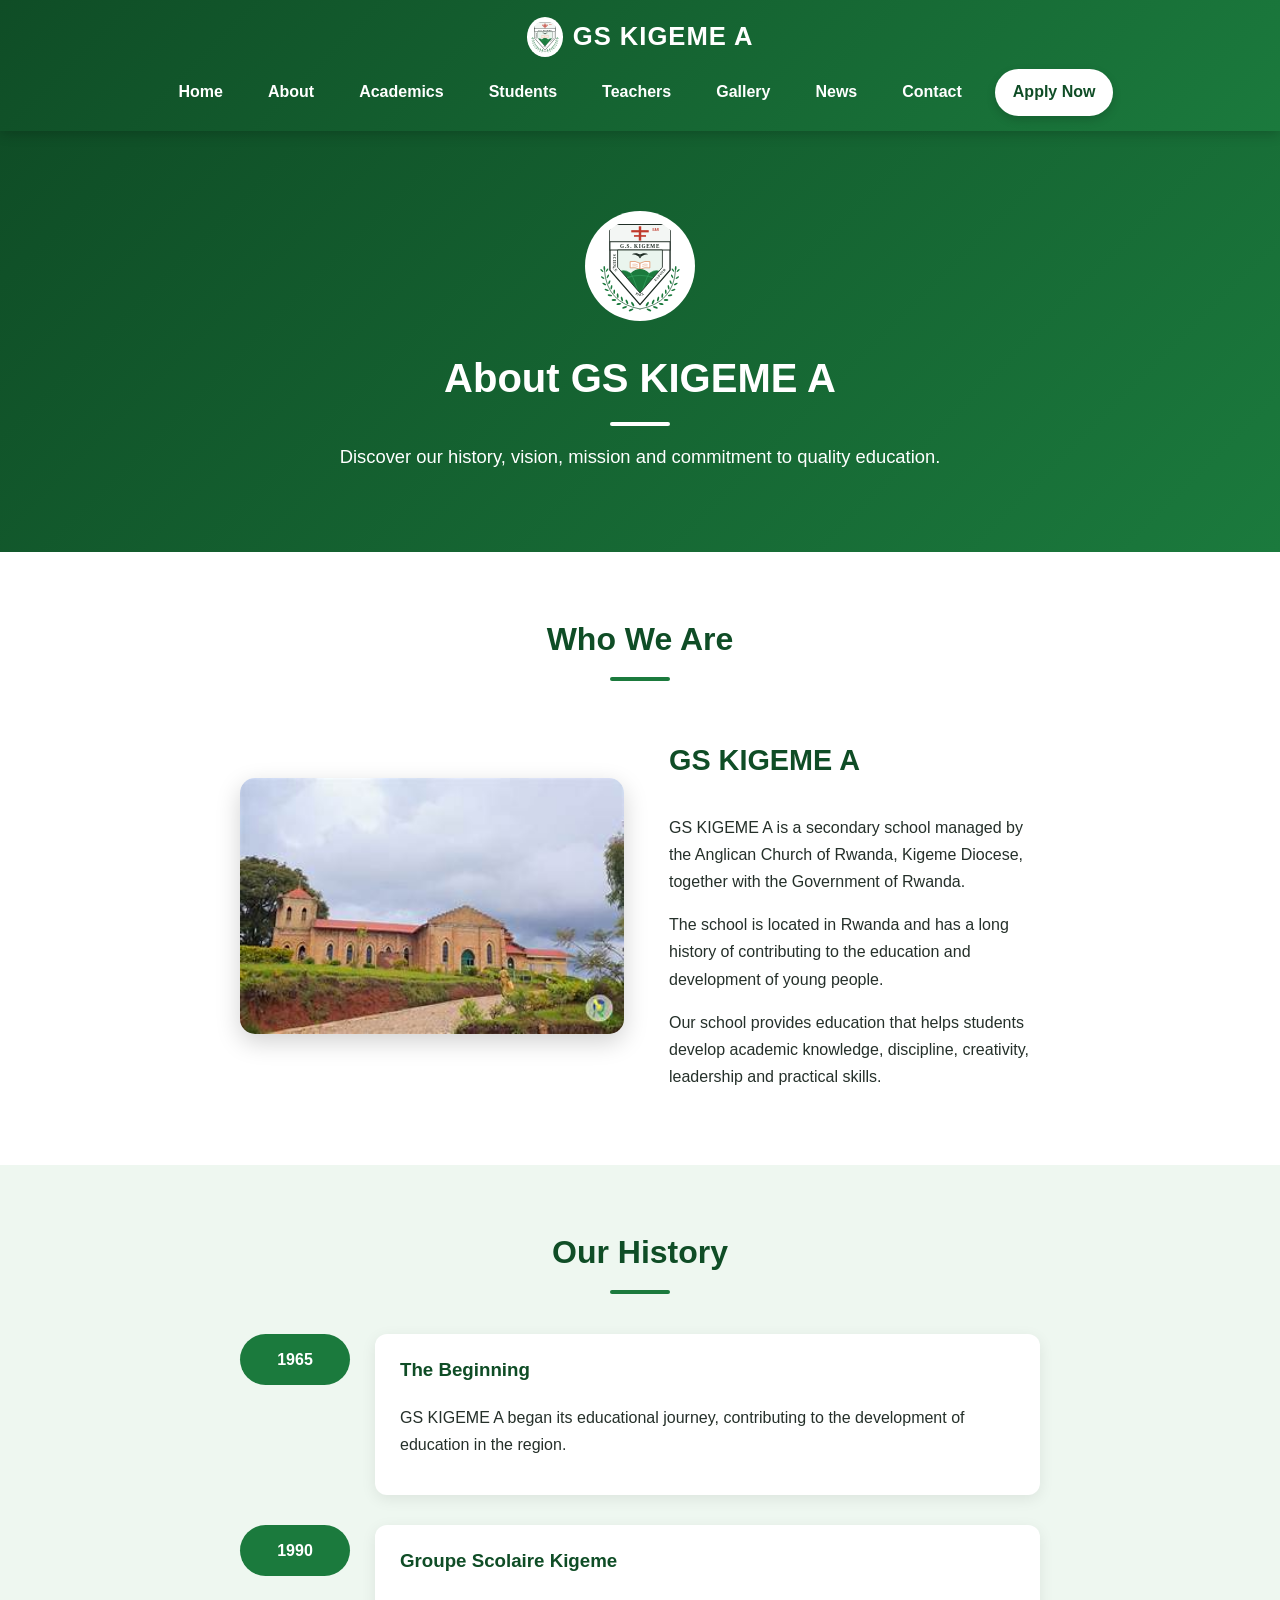
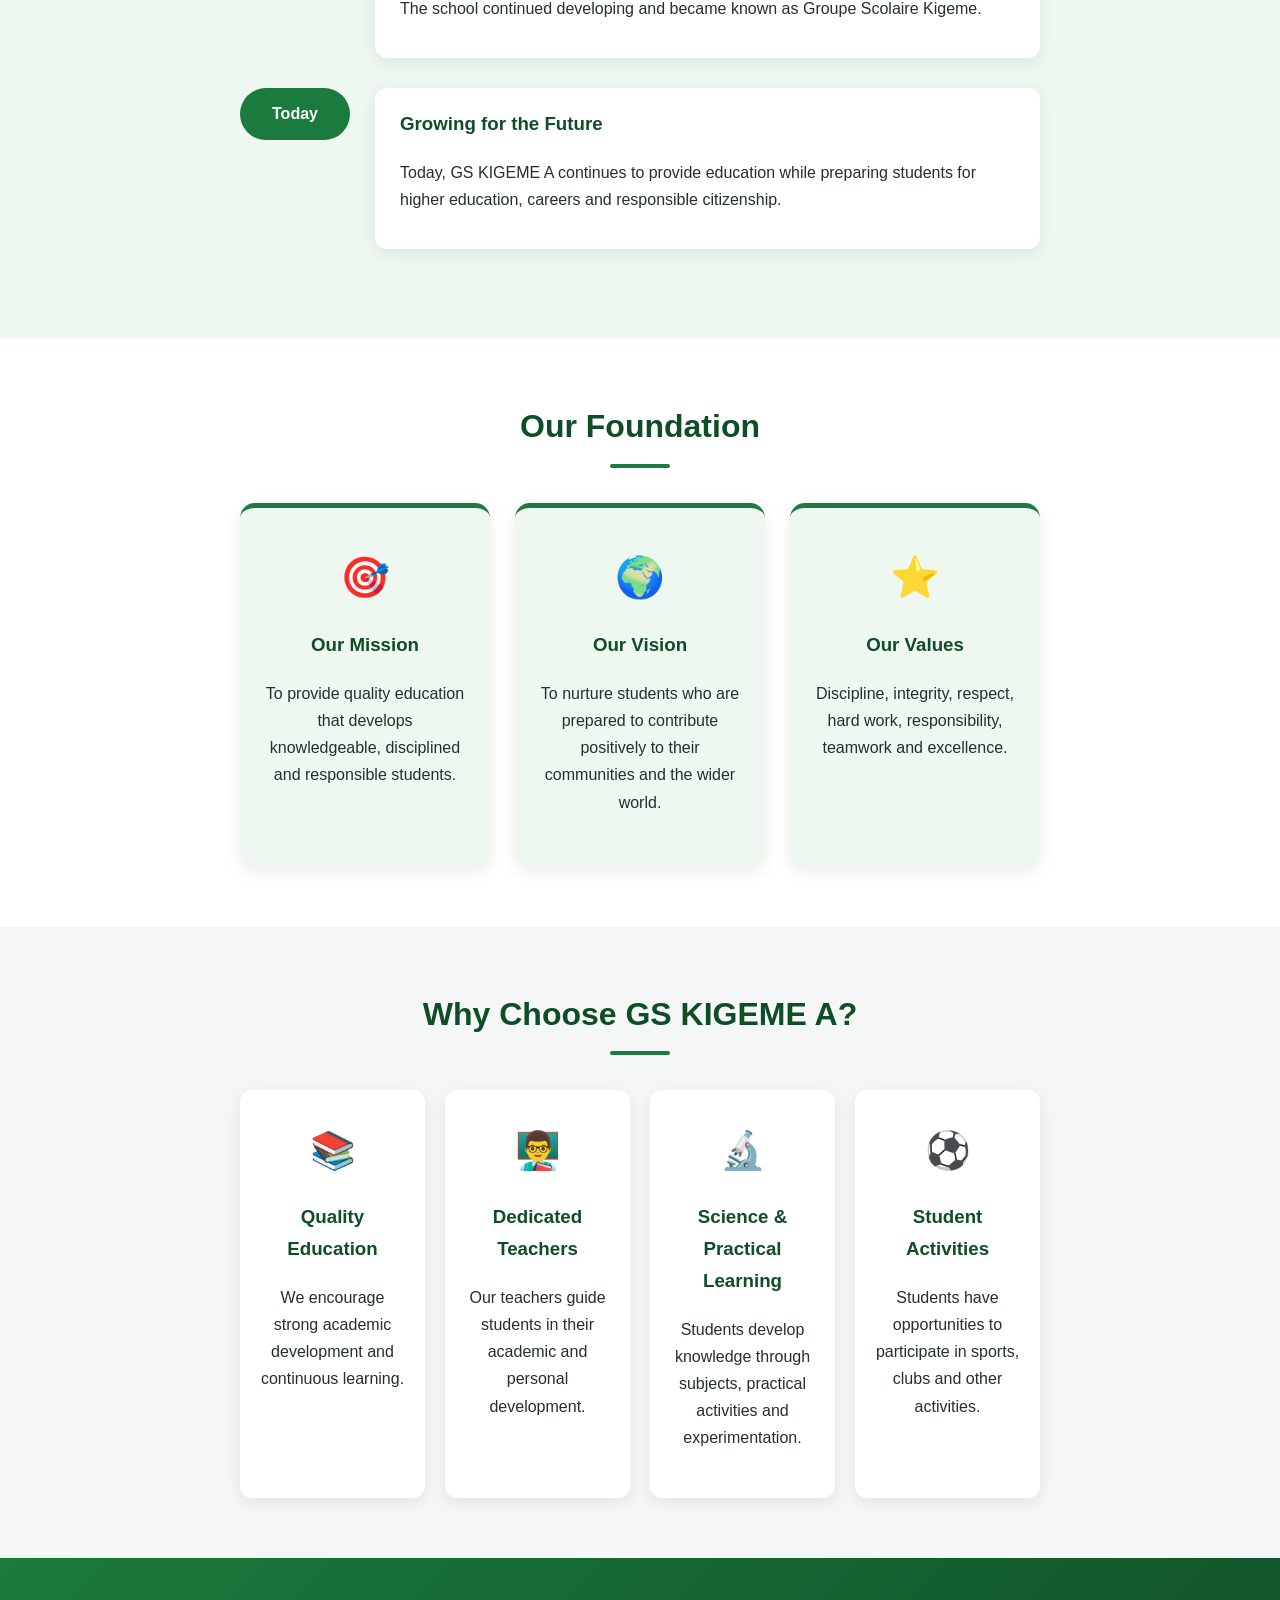
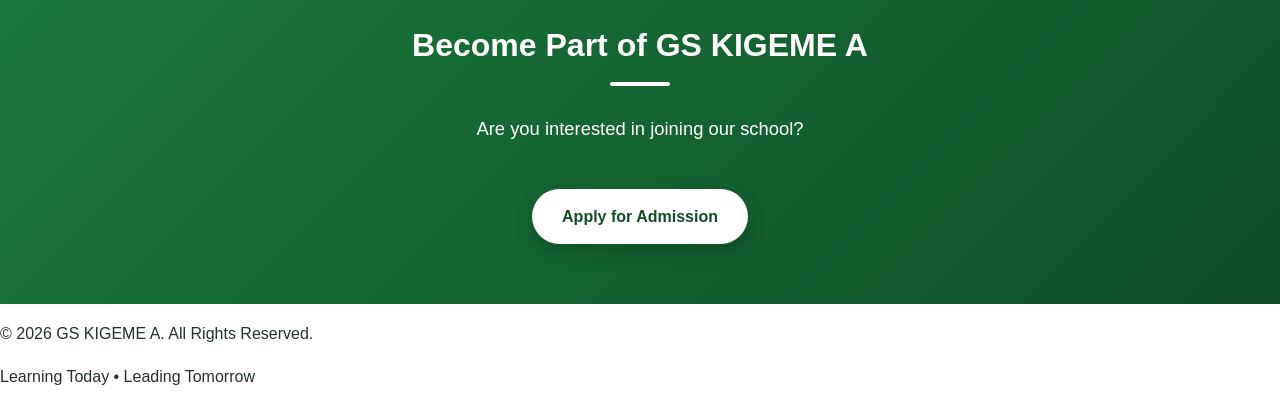
<file: about - Copy.html>
<!DOCTYPE html>
<html lang="en">
<head>
    <meta charset="UTF-8">
    <meta name="viewport" content="width=device-width, initial-scale=1.0">

    <title>About Us | GS KIGEME A</title>

    <link rel="stylesheet" href="style.css">
</head>

<body>

    <!-- HEADER -->
    <header>
        <h1>
            <img src="logo (1).svg"
                 alt="GS KIGEME A Logo"
                 style="height:40px; vertical-align:middle; margin-right:10px;">
            GS KIGEME A
        </h1>

        <nav>
            <a href="index.html">Home</a>
            <a href="about.html" class="active">About</a>
            <a href="academics.html">Academics</a>
            <a href="students.html">Students</a>
            <a href="teachers.html">Teachers</a>
            <a href="gallery.html">Gallery</a>
            <a href="news.html">News</a>
            <a href="contact.html">Contact</a>
            <a href="application.html" class="apply-link">Apply Now</a>
        </nav>
    </header>


    <!-- PAGE HERO -->
    <section class="page-hero">

        <img src="logo (1).svg"
             alt="GS KIGEME A Logo"
             class="page-logo">

        <h2>About GS KIGEME A</h2>

        <p>
            Discover our history, vision, mission and commitment
            to quality education.
        </p>

    </section>


    <!-- SCHOOL INTRODUCTION -->
    <section class="about-section">

        <h2>Who We Are</h2>

        <div class="about-content">

            <img src="school.jpg (4).jpg"
                 alt="GS KIGEME A School"
                 class="about-image">

            <div class="about-text">

                <h3>GS KIGEME A</h3>

                <p>
                    GS KIGEME A is a secondary school managed by the
                    Anglican Church of Rwanda, Kigeme Diocese, together
                    with the Government of Rwanda.
                </p>

                <p>
                    The school is located in Rwanda and has a long
                    history of contributing to the education and
                    development of young people.
                </p>

                <p>
                    Our school provides education that helps students
                    develop academic knowledge, discipline, creativity,
                    leadership and practical skills.
                </p>

            </div>

        </div>

    </section>


    <!-- SCHOOL HISTORY -->
    <section class="history-section">

        <h2>Our History</h2>

        <div class="timeline">

            <div class="timeline-item">

                <div class="timeline-year">1965</div>

                <div class="timeline-content">

                    <h3>The Beginning</h3>

                    <p>
                        GS KIGEME A began its educational journey,
                        contributing to the development of education
                        in the region.
                    </p>

                </div>

            </div>


            <div class="timeline-item">

                <div class="timeline-year">1990</div>

                <div class="timeline-content">

                    <h3>Groupe Scolaire Kigeme</h3>

                    <p>
                        The school continued developing and became
                        known as Groupe Scolaire Kigeme.
                    </p>

                </div>

            </div>


            <div class="timeline-item">

                <div class="timeline-year">Today</div>

                <div class="timeline-content">

                    <h3>Growing for the Future</h3>

                    <p>
                        Today, GS KIGEME A continues to provide
                        education while preparing students for
                        higher education, careers and responsible
                        citizenship.
                    </p>

                </div>

            </div>

        </div>

    </section>


    <!-- MISSION VISION VALUES -->
    <section class="mvv-section">

        <h2>Our Foundation</h2>

        <div class="mvv-cards">

            <div class="mvv-card">

                <div class="mvv-icon">🎯</div>

                <h3>Our Mission</h3>

                <p>
                    To provide quality education that develops
                    knowledgeable, disciplined and responsible
                    students.
                </p>

            </div>


            <div class="mvv-card">

                <div class="mvv-icon">🌍</div>

                <h3>Our Vision</h3>

                <p>
                    To nurture students who are prepared to
                    contribute positively to their communities
                    and the wider world.
                </p>

            </div>


            <div class="mvv-card">

                <div class="mvv-icon">⭐</div>

                <h3>Our Values</h3>

                <p>
                    Discipline, integrity, respect, hard work,
                    responsibility, teamwork and excellence.
                </p>

            </div>

        </div>

    </section>


    <!-- WHY CHOOSE US -->
    <section class="why-section">

        <h2>Why Choose GS KIGEME A?</h2>

        <div class="why-grid">

            <div class="why-card">
                <span>📚</span>
                <h3>Quality Education</h3>
                <p>
                    We encourage strong academic development
                    and continuous learning.
                </p>
            </div>

            <div class="why-card">
                <span>👨‍🏫</span>
                <h3>Dedicated Teachers</h3>
                <p>
                    Our teachers guide students in their academic
                    and personal development.
                </p>
            </div>

            <div class="why-card">
                <span>🔬</span>
                <h3>Science & Practical Learning</h3>
                <p>
                    Students develop knowledge through subjects,
                    practical activities and experimentation.
                </p>
            </div>

            <div class="why-card">
                <span>⚽</span>
                <h3>Student Activities</h3>
                <p>
                    Students have opportunities to participate
                    in sports, clubs and other activities.
                </p>
            </div>

        </div>

    </section>


    <!-- CALL TO ACTION -->
    <section class="about-cta">

        <h2>Become Part of GS KIGEME A</h2>

        <p>
            Are you interested in joining our school?
        </p>

        <a href="application.html" class="hero-apply-btn">
            Apply for Admission
        </a>

    </section>


    <!-- FOOTER -->
    <footer>

        <p>
            &copy; 2026 GS KIGEME A. All Rights Reserved.
        </p>

        <p>
            Learning Today • Leading Tomorrow
        </p>

    </footer>

</body>
</html>
</file>
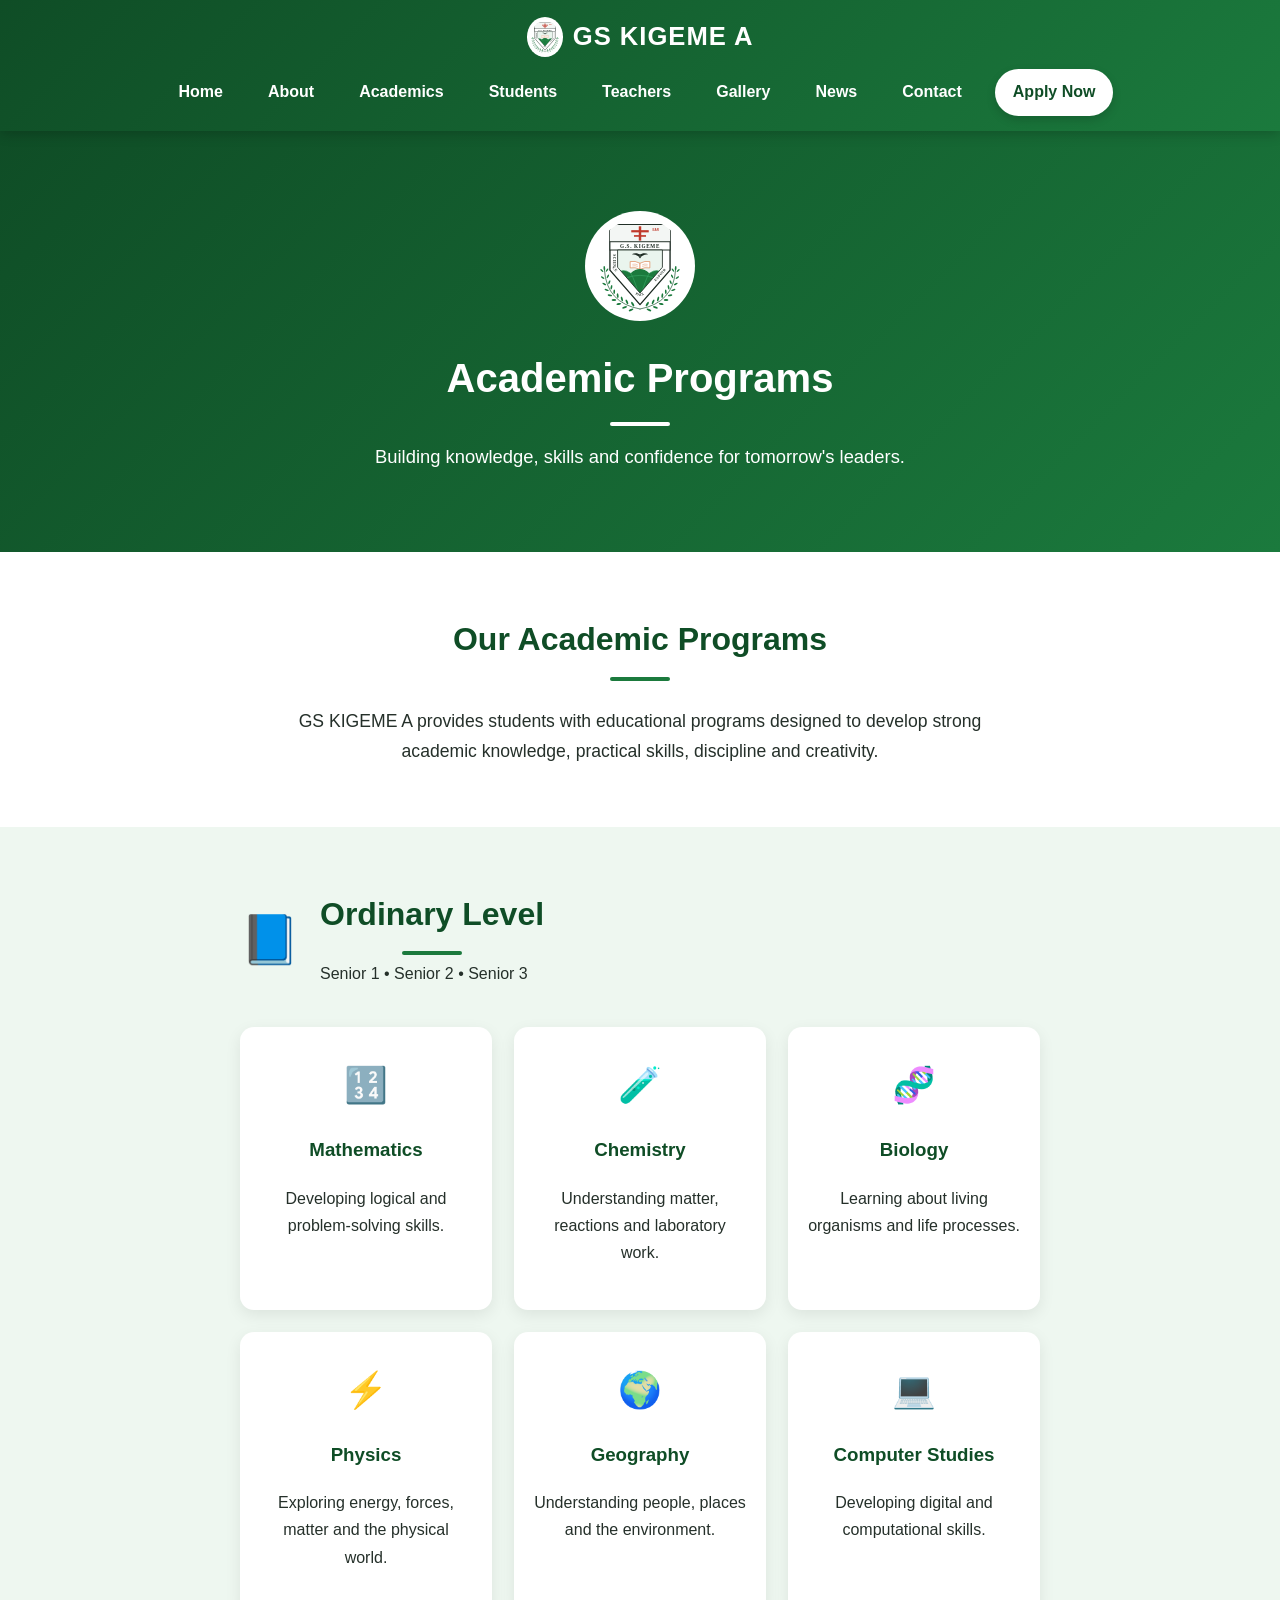
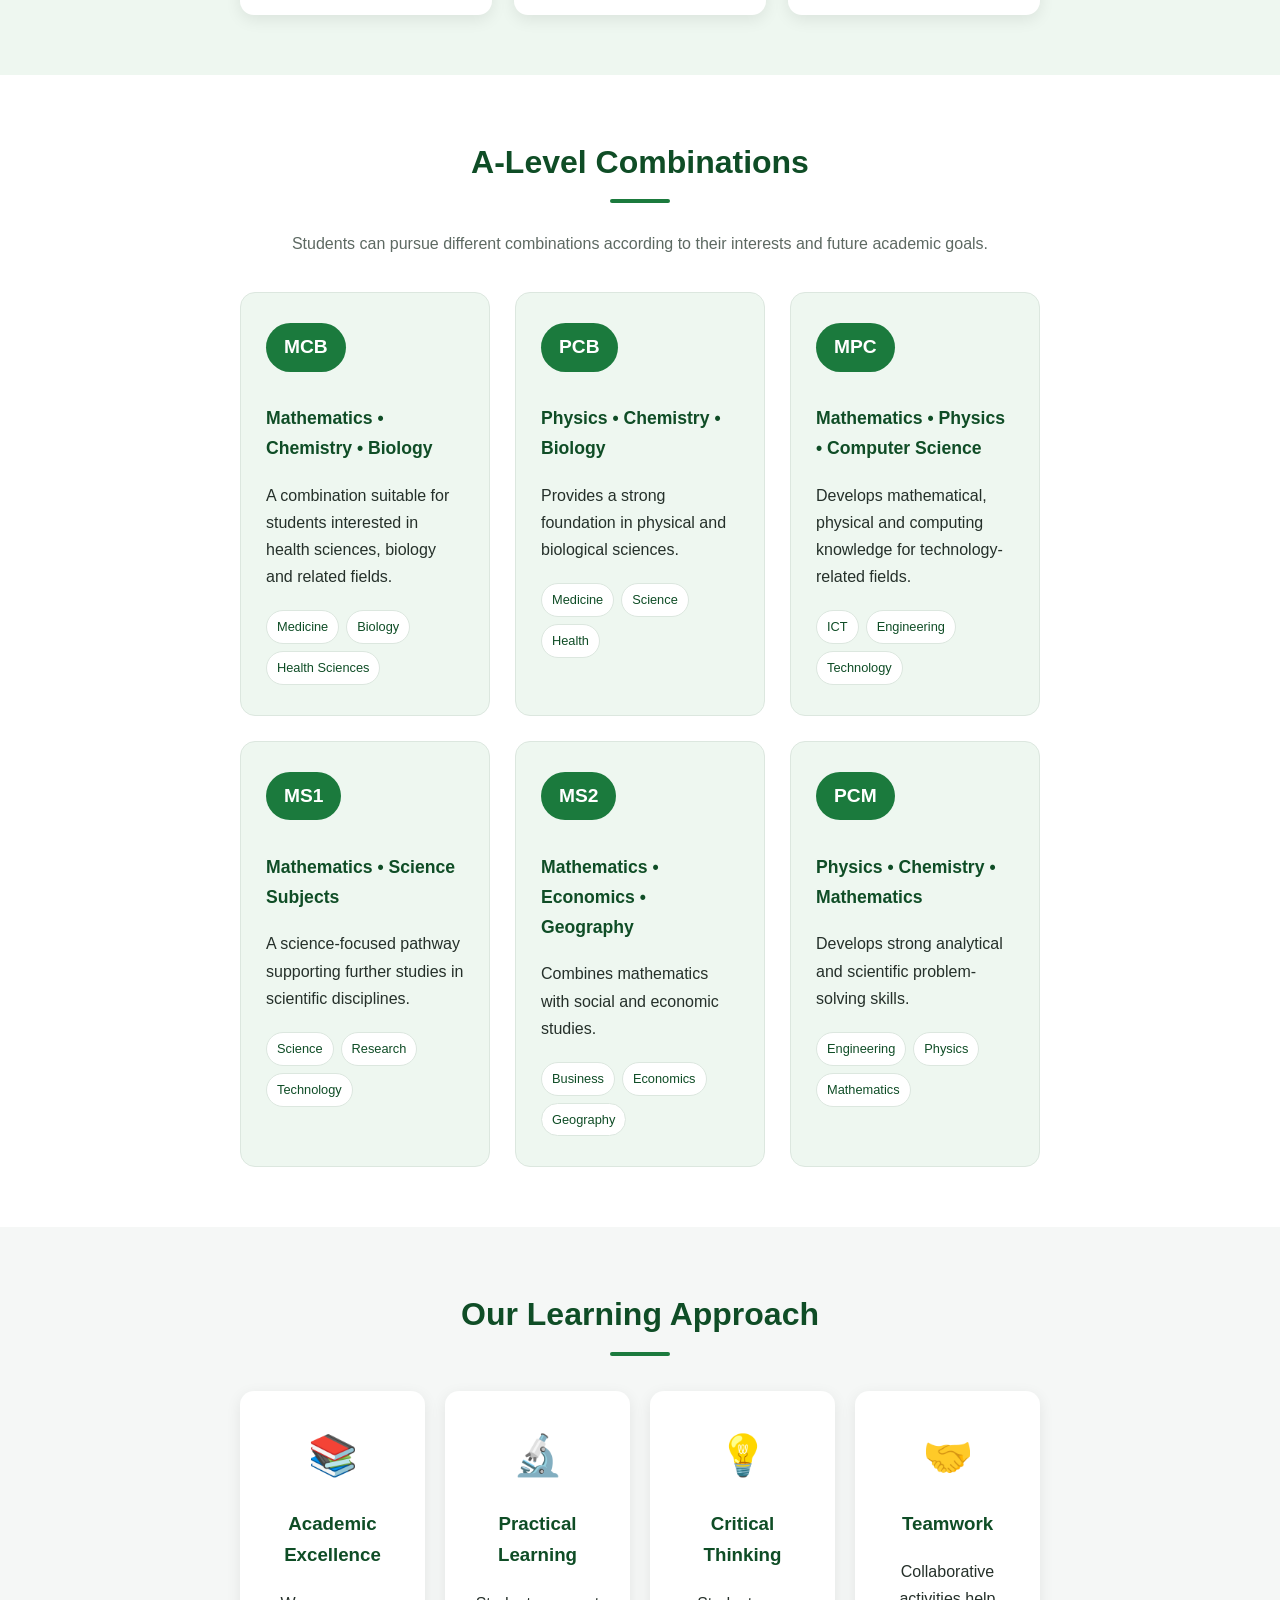
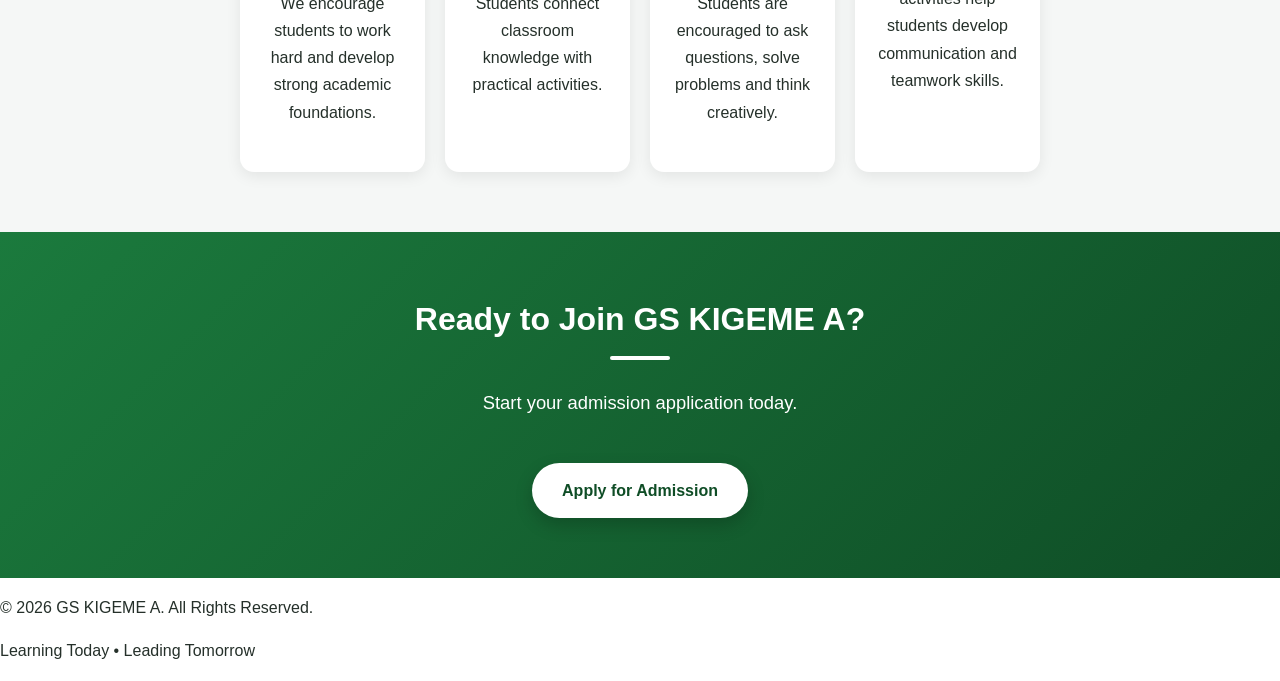
<file: academics - Copy.html>
<!DOCTYPE html>
<html lang="en">

<head>
    <meta charset="UTF-8">
    <meta name="viewport" content="width=device-width, initial-scale=1.0">

    <title>Academics | GS KIGEME A</title>

    <link rel="stylesheet" href="style.css">
</head>

<body>

    <!-- HEADER -->
    <header>
        <h1>
            <img src="logo (1).svg"
                 alt="GS KIGEME A Logo"
                 style="height:40px; vertical-align:middle; margin-right:10px;">
            GS KIGEME A
        </h1>

        <nav>
            <a href="index.html">Home</a>
            <a href="about.html">About</a>
            <a href="academics.html" class="active">Academics</a>
            <a href="students.html">Students</a>
            <a href="teachers.html">Teachers</a>
            <a href="gallery.html">Gallery</a>
            <a href="news.html">News</a>
            <a href="contact.html">Contact</a>
            <a href="application.html" class="apply-link">Apply Now</a>
        </nav>
    </header>


    <!-- PAGE HERO -->
    <section class="page-hero">

        <img src="logo (1).svg"
             alt="GS KIGEME A Logo"
             class="page-logo">

        <h2>Academic Programs</h2>

        <p>
            Building knowledge, skills and confidence for tomorrow's leaders.
        </p>

    </section>


    <!-- INTRODUCTION -->
    <section class="academic-intro">

        <h2>Our Academic Programs</h2>

        <p>
            GS KIGEME A provides students with educational programs
            designed to develop strong academic knowledge, practical
            skills, discipline and creativity.
        </p>

    </section>


    <!-- ORDINARY LEVEL -->
    <section class="academic-level">

        <div class="level-heading">
            <span class="level-icon">📘</span>

            <div>
                <h2>Ordinary Level</h2>

                <p>
                    Senior 1 • Senior 2 • Senior 3
                </p>
            </div>
        </div>


        <div class="subject-grid">

            <div class="subject-card">
                <span>🔢</span>
                <h3>Mathematics</h3>
                <p>Developing logical and problem-solving skills.</p>
            </div>

            <div class="subject-card">
                <span>🧪</span>
                <h3>Chemistry</h3>
                <p>Understanding matter, reactions and laboratory work.</p>
            </div>

            <div class="subject-card">
                <span>🧬</span>
                <h3>Biology</h3>
                <p>Learning about living organisms and life processes.</p>
            </div>

            <div class="subject-card">
                <span>⚡</span>
                <h3>Physics</h3>
                <p>Exploring energy, forces, matter and the physical world.</p>
            </div>

            <div class="subject-card">
                <span>🌍</span>
                <h3>Geography</h3>
                <p>Understanding people, places and the environment.</p>
            </div>

            <div class="subject-card">
                <span>💻</span>
                <h3>Computer Studies</h3>
                <p>Developing digital and computational skills.</p>
            </div>

        </div>

    </section>


    <!-- A LEVEL -->
    <section class="combinations-section">

        <h2>A-Level Combinations</h2>

        <p class="section-description">
            Students can pursue different combinations according
            to their interests and future academic goals.
        </p>


        <div class="combination-grid">

            <!-- MCB -->
            <div class="combination-card">

                <div class="combination-code">
                    MCB
                </div>

                <h3>Mathematics • Chemistry • Biology</h3>

                <p>
                    A combination suitable for students interested
                    in health sciences, biology and related fields.
                </p>

                <div class="career-tags">
                    <span>Medicine</span>
                    <span>Biology</span>
                    <span>Health Sciences</span>
                </div>

            </div>


            <!-- PCB -->
            <div class="combination-card">

                <div class="combination-code">
                    PCB
                </div>

                <h3>Physics • Chemistry • Biology</h3>

                <p>
                    Provides a strong foundation in physical and
                    biological sciences.
                </p>

                <div class="career-tags">
                    <span>Medicine</span>
                    <span>Science</span>
                    <span>Health</span>
                </div>

            </div>


            <!-- MPC -->
            <div class="combination-card">

                <div class="combination-code">
                    MPC
                </div>

                <h3>Mathematics • Physics • Computer Science</h3>

                <p>
                    Develops mathematical, physical and computing
                    knowledge for technology-related fields.
                </p>

                <div class="career-tags">
                    <span>ICT</span>
                    <span>Engineering</span>
                    <span>Technology</span>
                </div>

            </div>


            <!-- MS1 -->
            <div class="combination-card">

                <div class="combination-code">
                    MS1
                </div>

                <h3>Mathematics • Science Subjects</h3>

                <p>
                    A science-focused pathway supporting further
                    studies in scientific disciplines.
                </p>

                <div class="career-tags">
                    <span>Science</span>
                    <span>Research</span>
                    <span>Technology</span>
                </div>

            </div>


            <!-- MS2 -->
            <div class="combination-card">

                <div class="combination-code">
                    MS2
                </div>

                <h3>Mathematics • Economics • Geography</h3>

                <p>
                    Combines mathematics with social and economic
                    studies.
                </p>

                <div class="career-tags">
                    <span>Business</span>
                    <span>Economics</span>
                    <span>Geography</span>
                </div>

            </div>


            <!-- PCM -->
            <div class="combination-card">

                <div class="combination-code">
                    PCM
                </div>

                <h3>Physics • Chemistry • Mathematics</h3>

                <p>
                    Develops strong analytical and scientific
                    problem-solving skills.
                </p>

                <div class="career-tags">
                    <span>Engineering</span>
                    <span>Physics</span>
                    <span>Mathematics</span>
                </div>

            </div>

        </div>

    </section>


    <!-- LEARNING FEATURES -->
    <section class="learning-section">

        <h2>Our Learning Approach</h2>

        <div class="learning-grid">

            <div class="learning-card">

                <div>📚</div>

                <h3>Academic Excellence</h3>

                <p>
                    We encourage students to work hard and develop
                    strong academic foundations.
                </p>

            </div>


            <div class="learning-card">

                <div>🔬</div>

                <h3>Practical Learning</h3>

                <p>
                    Students connect classroom knowledge with
                    practical activities.
                </p>

            </div>


            <div class="learning-card">

                <div>💡</div>

                <h3>Critical Thinking</h3>

                <p>
                    Students are encouraged to ask questions,
                    solve problems and think creatively.
                </p>

            </div>


            <div class="learning-card">

                <div>🤝</div>

                <h3>Teamwork</h3>

                <p>
                    Collaborative activities help students develop
                    communication and teamwork skills.
                </p>

            </div>

        </div>

    </section>


    <!-- CTA -->
    <section class="about-cta">

        <h2>Ready to Join GS KIGEME A?</h2>

        <p>
            Start your admission application today.
        </p>

        <a href="application.html" class="hero-apply-btn">
            Apply for Admission
        </a>

    </section>


    <!-- FOOTER -->
    <footer>

        <p>
            &copy; 2026 GS KIGEME A. All Rights Reserved.
        </p>

        <p>
            Learning Today • Leading Tomorrow
        </p>

    </footer>

</body>
</html>
</file>
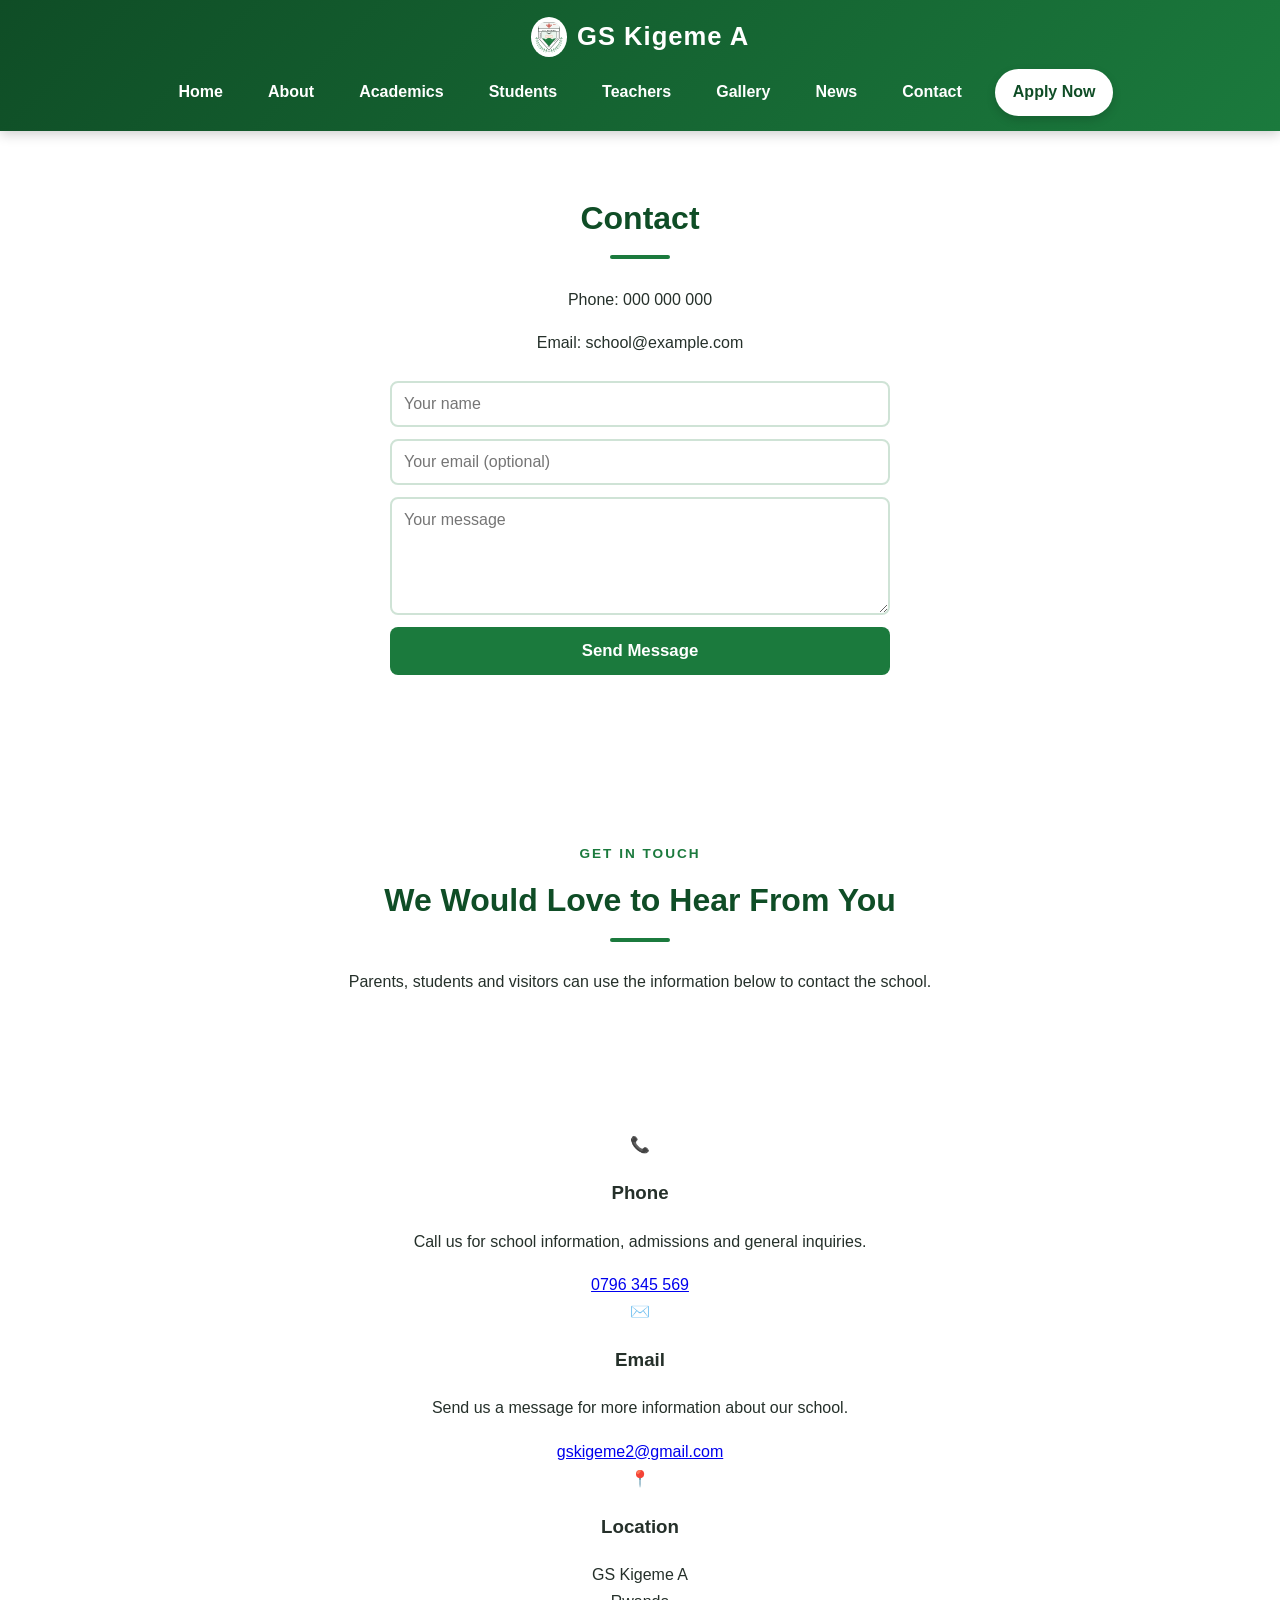
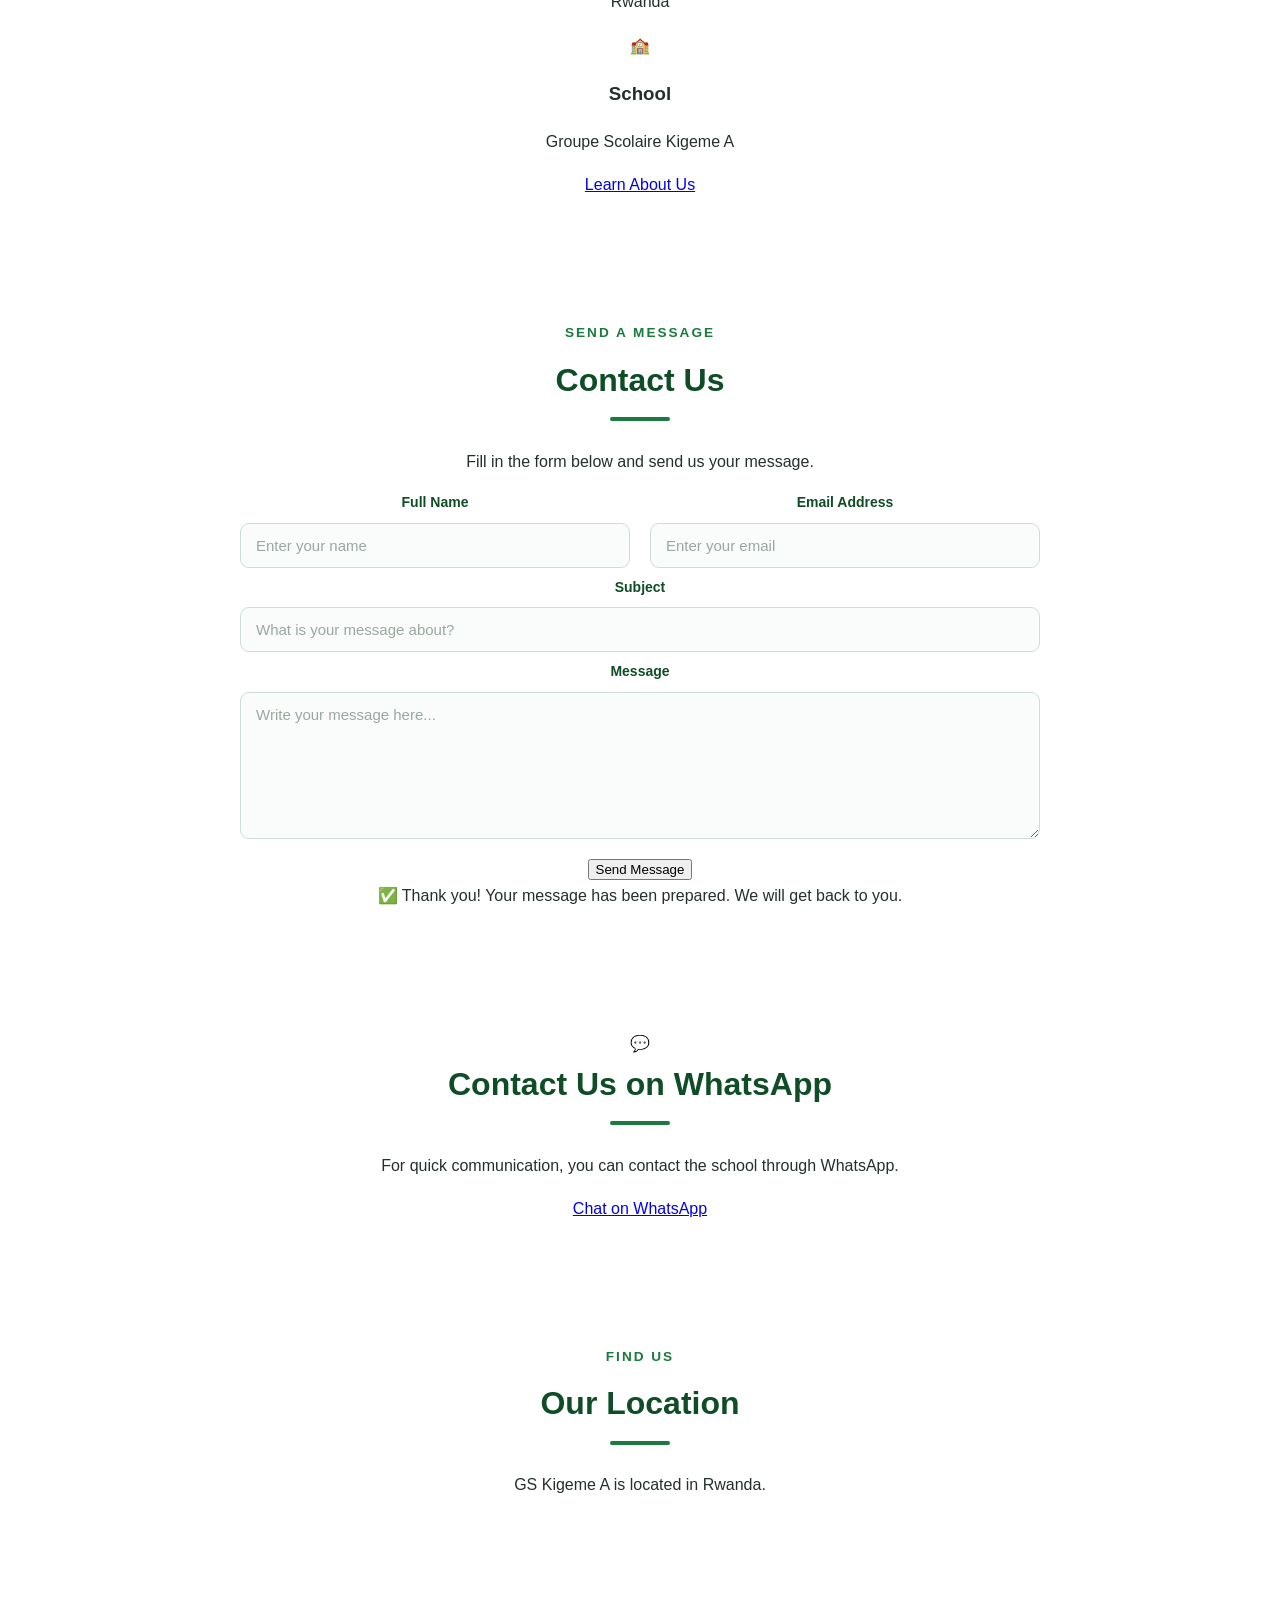
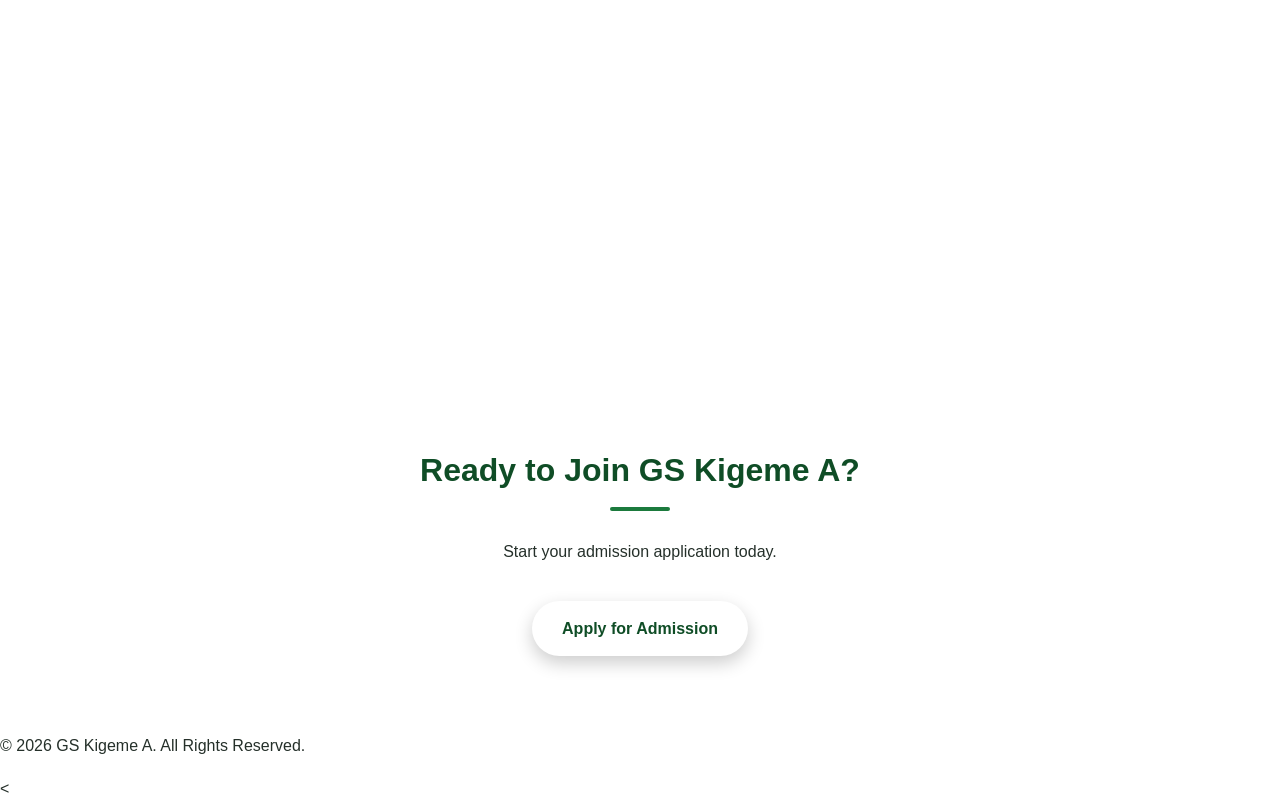
<file: contact - Copy.html>
<!DOCTYPE html>
<html lang="en">

<head>
    <meta charset="UTF-8">
    <meta name="viewport" content="width=device-width, initial-scale=1.0">

    <title>Contact Us | GS Kigeme A</title>

    <link rel="stylesheet" href="style.css">
</head>

<body>

<!-- ================= HEADER ================= -->

<header>

    <h1>
        <img src="logo (1).svg"
             alt="GS Kigeme A Logo"
             style="height:40px; vertical-align:middle; margin-right:10px;">
        GS Kigeme A
    </h1>

    <nav>

        <a href="index.html">Home</a>

        <a href="about.html">About</a>

        <a href="academics.html">Academics</a>

        <a href="students.html">Students</a>

        <a href="teachers.html">Teachers</a>

        <a href="gallery.html">Gallery</a>

        <a href="news.html">News</a>

        <a href="contact.html" class="active">Contact</a>

        <a href="application.html" class="apply-link">
            Apply Now
        </a>

    </nav>

</header>


<!-- ================= HERO ================= -->
<section id="contact">
  <h2>Contact</h2>
  <p>Phone: 000 000 000</p>
  <p>Email: school@example.com</p>

  <div class="contact-form">
    <input type="text" id="name" placeholder="Your name" maxlength="100">
    <input type="email" id="email" placeholder="Your email (optional)" maxlength="100">
    <textarea id="message" placeholder="Your message" rows="5" maxlength="1000"></textarea>
   <button type="button" id="sendBtn">Send Message</button>
    <p id="status"></p>
  </div>
</section>



<!-- ================= INTRO ================= -->

<section class="contact-intro">

    <span class="section-tag">
        GET IN TOUCH
    </span>

    <h2>We Would Love to Hear From You</h2>

    <p>
        Parents, students and visitors can use the
        information below to contact the school.
    </p>

</section>


<!-- ================= CONTACT INFORMATION ================= -->

<section class="contact-section">

    <div class="contact-grid">


        <!-- PHONE -->

        <div class="contact-card">

            <div class="contact-icon">
                📞
            </div>

            <h3>Phone</h3>

            <p>
                Call us for school information,
                admissions and general inquiries.
            </p>

            <a href="tel:0796345569">
                0796 345 569
            </a>

        </div>


        <!-- EMAIL -->

        <div class="contact-card">

            <div class="contact-icon">
                ✉️
            </div>

            <h3>Email</h3>

            <p>
                Send us a message for more
                information about our school.
            </p>

            <a href="mailto:gskigeme2@gmail.com">
                gskigeme2@gmail.com
            </a>

        </div>


        <!-- LOCATION -->

        <div class="contact-card">

            <div class="contact-icon">
                📍
            </div>

            <h3>Location</h3>

            <p>
                GS Kigeme A<br>
                Rwanda
            </p>

        </div>


        <!-- SCHOOL -->

        <div class="contact-card">

            <div class="contact-icon">
                🏫
            </div>

            <h3>School</h3>

            <p>
                Groupe Scolaire Kigeme A
            </p>

            <a href="about.html">
                Learn About Us
            </a>

        </div>

    </div>

</section>


<!-- ================= CONTACT FORM ================= -->

<section class="contact-form-section">

    <div class="form-container">

        <span class="section-tag">
            SEND A MESSAGE
        </span>

        <h2>Contact Us</h2>

        <p>
            Fill in the form below and send us your message.
        </p>


        <form id="contactForm">


            <div class="form-row">

                <div class="form-group">

                    <label for="name">
                        Full Name
                    </label>

                    <input
                        type="text"
                        id="name"
                        name="name"
                        placeholder="Enter your name"
                        required
                    >

                </div>


                <div class="form-group">

                    <label for="email">
                        Email Address
                    </label>

                    <input
                        type="email"
                        id="email"
                        name="email"
                        placeholder="Enter your email"
                        required
                    >

                </div>

            </div>


            <div class="form-group">

                <label for="subject">
                    Subject
                </label>

                <input
                    type="text"
                    id="subject"
                    name="subject"
                    placeholder="What is your message about?"
                    required
                >

            </div>


            <div class="form-group">

                <label for="message">
                    Message
                </label>

                <textarea
                    id="message"
                    name="message"
                    rows="7"
                    placeholder="Write your message here..."
                    required
                ></textarea>

            </div>


            <button type="submit"
                    class="contact-submit">

                Send Message

            </button>

        </form>


        <div id="contactSuccess"
             class="contact-success">

            ✅ Thank you! Your message has been prepared.
            We will get back to you.

        </div>

    </div>

</section>


<!-- ================= WHATSAPP ================= -->

<section class="whatsapp-section">

    <div class="whatsapp-box">

        <div class="whatsapp-icon">
            💬
        </div>

        <div>

            <h2>Contact Us on WhatsApp</h2>

            <p>
                For quick communication, you can contact
                the school through WhatsApp.
            </p>

        </div>

        <a
            href="https://wa.me/250796345569"
            target="_blank"
            class="whatsapp-button">

            Chat on WhatsApp

        </a>

    </div>

</section>


<!-- ================= MAP ================= -->

<section class="map-section">

    <span class="section-tag">
        FIND US
    </span>

    <h2>Our Location</h2>

    <p>
        GS Kigeme A is located in Rwanda.
    </p>


    <div class="map-container">

        <iframe
            src="https://www.google.com/maps?q=GS%20Kigeme%20Rwanda&output=embed"
            width="100%"
            height="400"
            style="border:0;"
            allowfullscreen=""
            loading="lazy">
        </iframe>

    </div>

</section>


<!-- ================= CTA ================= -->

<section class="contact-cta">

    <h2>Ready to Join GS Kigeme A?</h2>

    <p>
        Start your admission application today.
    </p>

    <a href="application.html"
       class="hero-apply-btn">

        Apply for Admission

    </a>

</section>


<!-- ================= FOOTER ================= -->

<footer>

    <p>
        &copy; 2026 GS Kigeme A.
        All Rights Reserved.
    </p>

</footer>
<script src="script.js"></script>
 <script src="contact.js"></script>

</body>
</html>


<
</file>
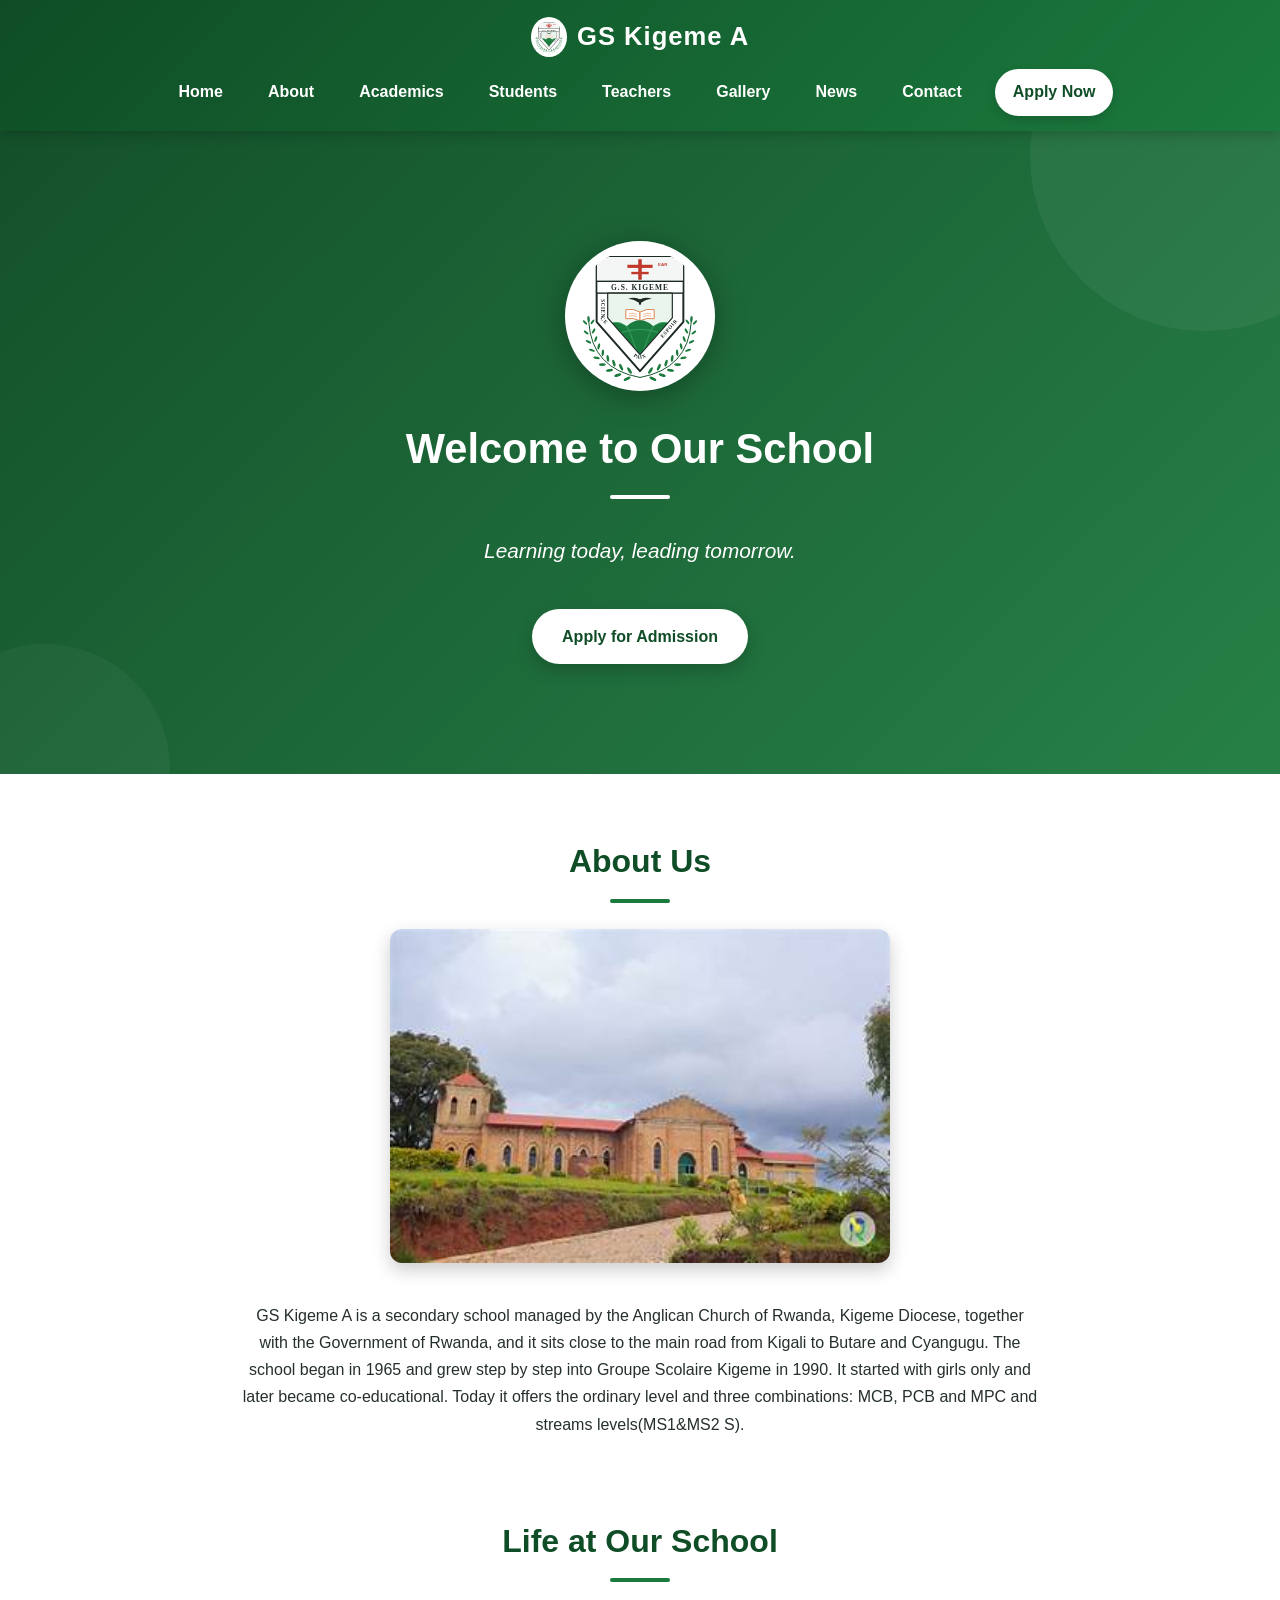
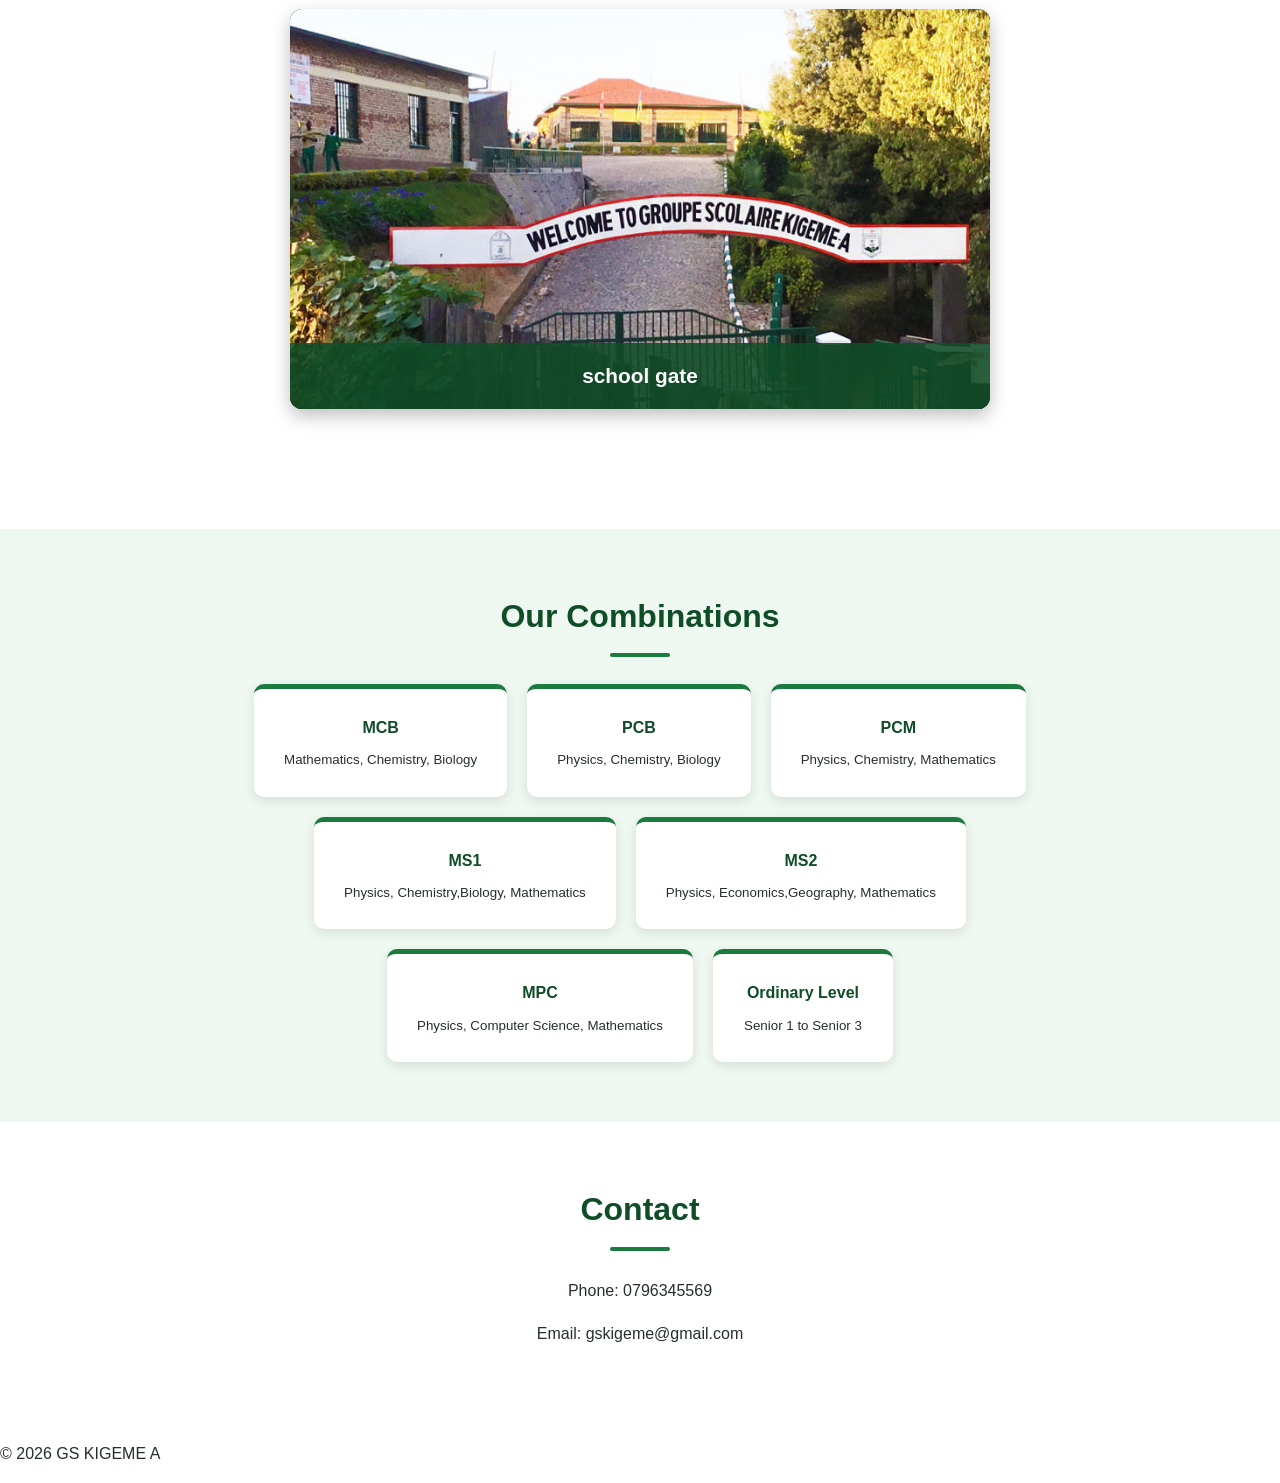
<file: index - Copy.html>
<!DOCTYPE html>
<html lang="en">
<head>
  <meta charset="UTF-8">
  <meta name="viewport" content="width=device-width, initial-scale=1">
  <title>GS KIGEME A</title>
  <link rel="stylesheet" href="style.css">
</head>
<body>
    

  <header>
    <h1><img src="logo (1).svg" alt="" style="height:40px; vertical-align:middle; margin-right:10px;">GS Kigeme A</h1>
    <nav>
     <nav>
    <a href="index.html">Home</a>
    <a href="about.html">About</a>
    <a href="academics.html">Academics</a>
    <a href="students.html">Students</a>
    <a href="teachers.html">Teachers</a>
    <a href="gallery.html">Gallery</a>
    <a href="news.html">News</a>
    <a href="contact.html">Contact</a>
    <a href="application.html" class="apply-link">Apply Now</a>
</nav>
  </header>

  <section id="home" class="hero">
    <img src="logo (1).svg" alt="GS Kigeme A logo" class="logo">
    <h2>Welcome to Our School</h2>
    <p>Learning today, leading tomorrow.</p>
     <a href="application.html" class="hero-apply-btn">
    Apply for Admission
  </a>
  </section>

  <section id="about">
    <h2>About Us</h2>
   <img src="school.jpg (4).jpg" alt="GS Kigeme A school" class="school-photo">  
    <p>GS Kigeme A is a secondary school managed by the Anglican Church of Rwanda, Kigeme Diocese, together with the Government of Rwanda, and it sits close to the main road from Kigali to Butare and Cyangugu. The school began in 1965 and grew step by step into Groupe Scolaire Kigeme in 1990. It started with girls only and later became co-educational. Today it offers the ordinary level and three combinations: MCB, PCB and MPC and streams levels(MS1&MS2
        S).</p>
          <section id="gallery">
    <h2>Life at Our School</h2>
    <div class="slideshow">
      <div class="slide active">
        <img src="SCHOOL.JPG.jpg" alt="Learning">
        <p class="caption">school gate </p>
      </div>
      <div class="slide">
        <img src="schoolI.JPG" alt="Sports">
        <p class="caption">inside the school</p>
      </div>
      <div class="slide">
        <img src="school.jpg (5).jpg" alt="Science">
        <p class="caption">Bishop</p>
      </div>
      <div class="slide">
        <img src="LIBRARY.jpg" alt="Community">
        <p class="caption">school library</p>
      </div>
    </div>
  </section>
  </section>

  <section id="subjects">
    <h2>Our Combinations</h2>
  <div class="cards">
    <div class="card">MCB<br><small>Mathematics, Chemistry, Biology</small></div>
    <div class="card">PCB<br><small>Physics, Chemistry, Biology</small></div>
    <div class="card">PCM<br><small>Physics, Chemistry, Mathematics</small></div>
     <div class="card">MS1<br><small>Physics, Chemistry,Biology, Mathematics</small></div>
    <div class="card">MS2<br><small>Physics, Economics,Geography, Mathematics</small></div>
     <div class="card">MPC<br><small>Physics, Computer Science, Mathematics</small></div>
    

    <div class="card">Ordinary Level<br><small>Senior 1 to Senior 3</small></div>
  </div>
    
    </div>
  </section>

  <section id="contact">
    <h2>Contact</h2>
    <p>Phone: 0796345569</p>
    <p>Email: gskigeme@gmail.com</p>
  </section>

  <footer>
    <p>&copy; 2026 GS KIGEME A</p>
  </footer>

  <script>
    const slides = document.querySelectorAll(".slide");
    let current = 0;

    setInterval(function () {
      slides[current].classList.remove("active");
      current = (current + 1) % slides.length;
      slides[current].classList.add("active");
    }, 4000);
  </script>


</body>
</html>
</file>
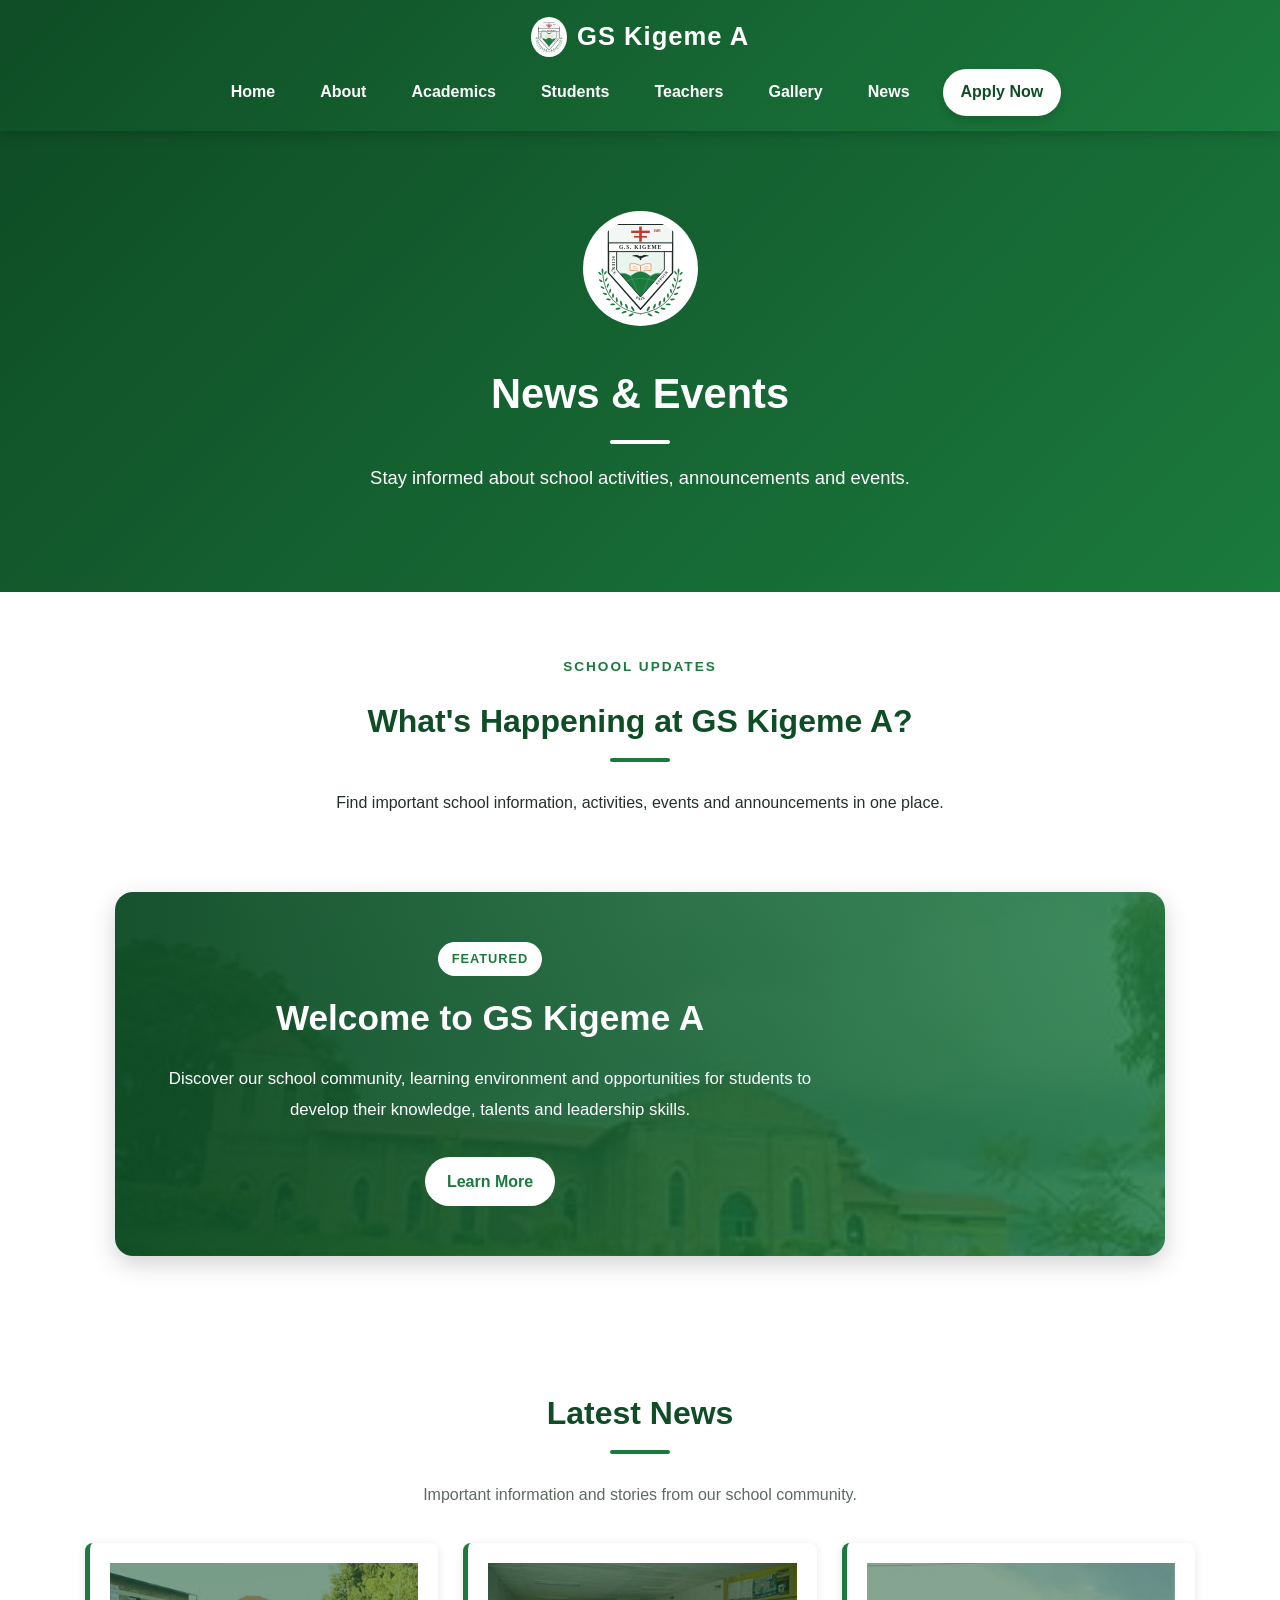
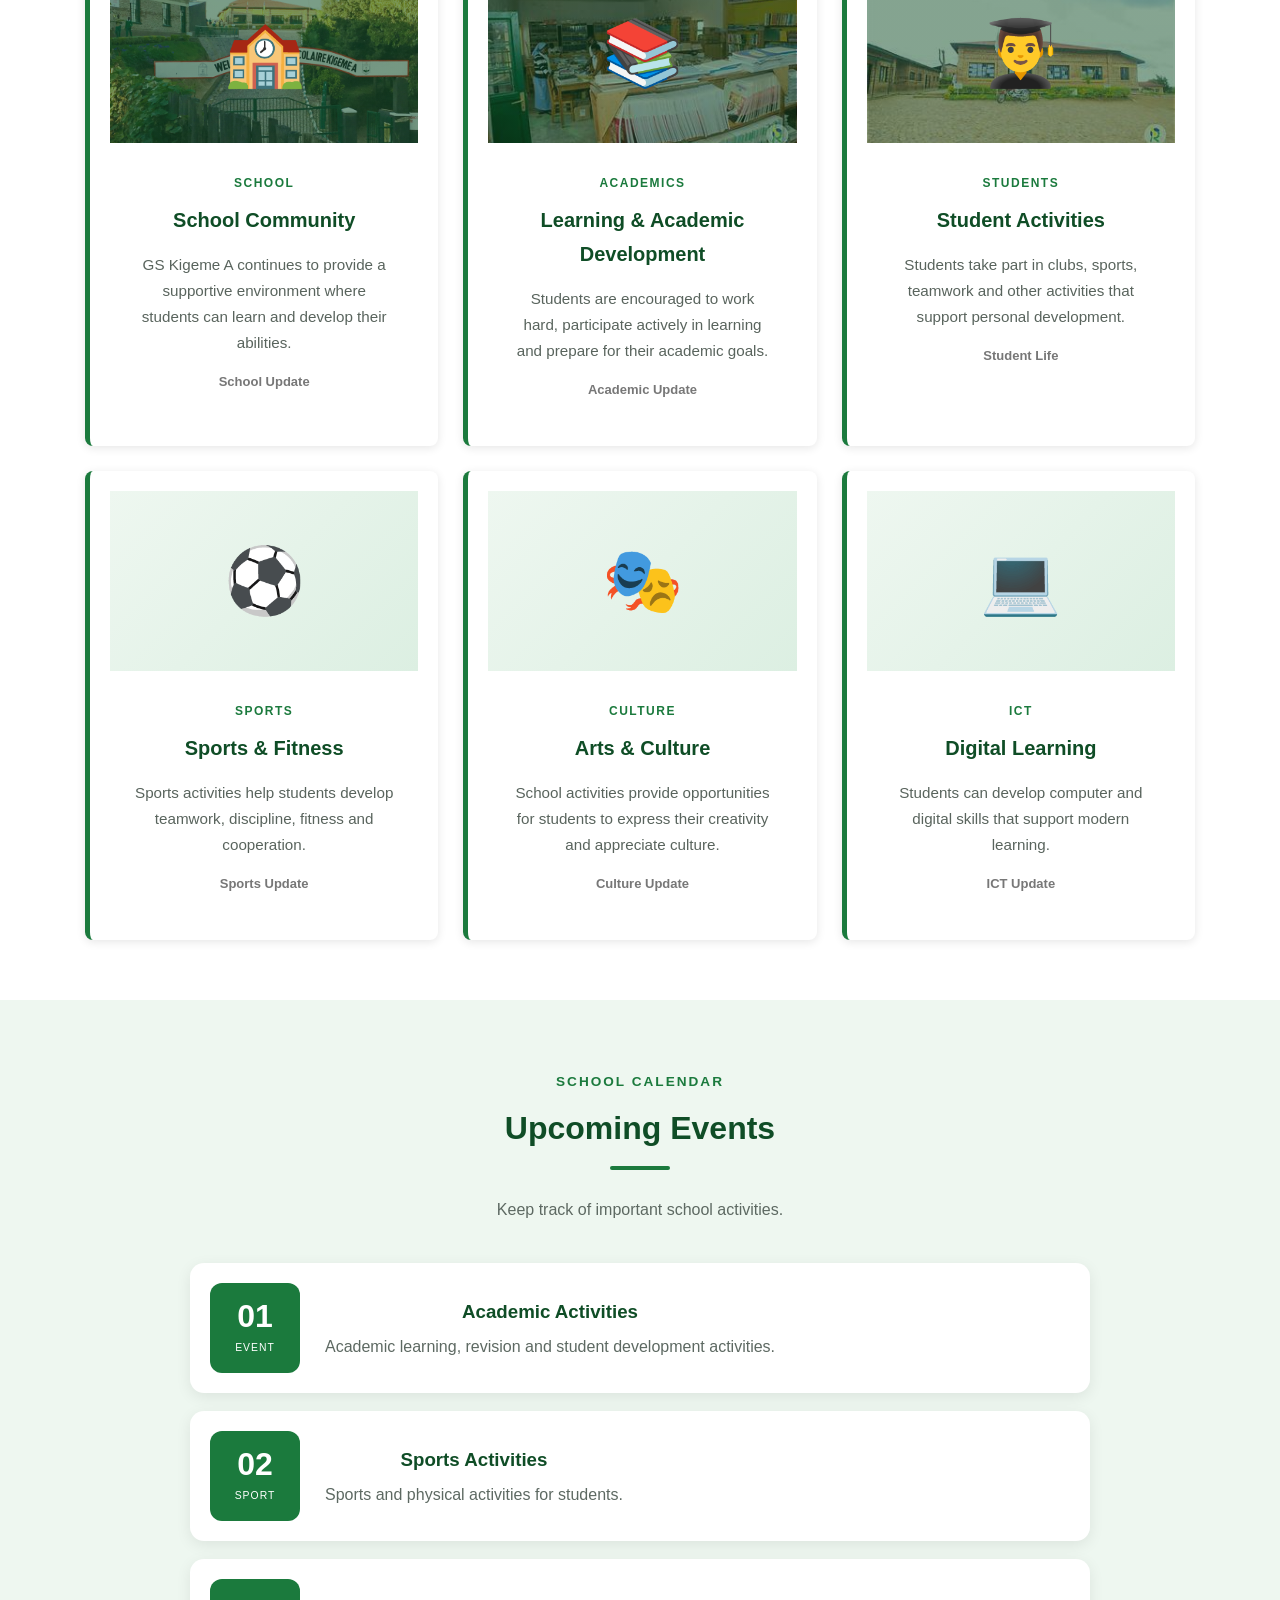
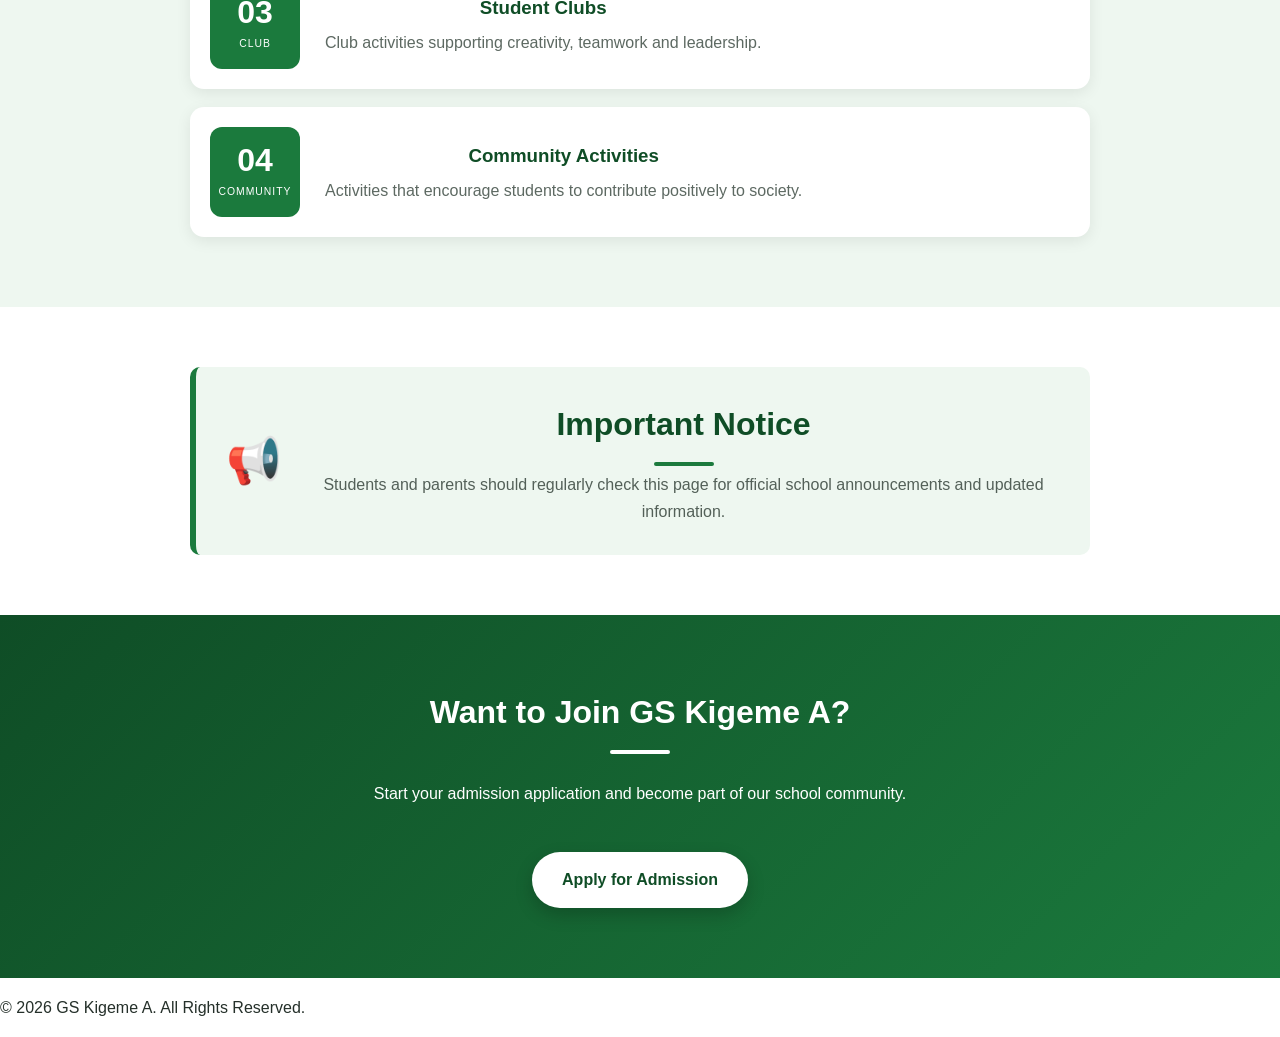
<file: news - Copy.html>
<!DOCTYPE html>
<html lang="en">

<head>
    <meta charset="UTF-8">
    <meta name="viewport" content="width=device-width, initial-scale=1.0">

    <title>News & Events | GS Kigeme A</title>

    <link rel="stylesheet" href="style.css">
</head>

<body>

<!-- ================= HEADER ================= -->

<header>

    <h1>
        <img src="logo (1).svg"
             alt="GS Kigeme A Logo"
             style="height:40px; vertical-align:middle; margin-right:10px;">
        GS Kigeme A
    </h1>

    <nav>

        <a href="index.html">Home</a>

        <a href="about.html">About</a>

        <a href="academics.html">Academics</a>

        <a href="students.html">Students</a>

        <a href="teachers.html">Teachers</a>

        <a href="gallery.html">Gallery</a>

        <a href="news.html" class="active">News</a>

        <a href="application.html" class="apply-link">
            Apply Now
        </a>

    </nav>

</header>


<!-- ================= HERO ================= -->

<section class="news-hero">

    <img src="logo (1).svg"
         alt="GS Kigeme A Logo"
         class="news-logo">

    <h2>News & Events</h2>

    <p>
        Stay informed about school activities,
        announcements and events.
    </p>

</section>


<!-- ================= INTRO ================= -->

<section class="news-intro">

    <span class="section-tag">
        SCHOOL UPDATES
    </span>

    <h2>What's Happening at GS Kigeme A?</h2>

    <p>
        Find important school information, activities,
        events and announcements in one place.
    </p>

</section>


<!-- ================= FEATURED NEWS ================= -->

<section class="featured-news">

    <div class="featured-content">

        <span class="news-badge">
            FEATURED
        </span>

        <h2>Welcome to GS Kigeme A</h2>

        <p>
            Discover our school community, learning
            environment and opportunities for students
            to develop their knowledge, talents and
            leadership skills.
        </p>

        <a href="about.html" class="news-button">
            Learn More
        </a>

    </div>

</section>


<!-- ================= LATEST NEWS ================= -->

<section class="news-section">

    <h2>Latest News</h2>

    <p class="section-description">
        Important information and stories from our
        school community.
    </p>


    <div class="news-grid">


        <!-- NEWS 1 -->

        <article class="news-card">

            <div class="news-image school-news">
                <span>🏫</span>
            </div>

            <div class="news-content">

                <span class="news-category">
                    SCHOOL
                </span>

                <h3>
                    School Community
                </h3>

                <p>
                    GS Kigeme A continues to provide a
                    supportive environment where students
                    can learn and develop their abilities.
                </p>

                <span class="news-date">
                    School Update
                </span>

            </div>

        </article>


        <!-- NEWS 2 -->

        <article class="news-card">

            <div class="news-image academic-news">
                <span>📚</span>
            </div>

            <div class="news-content">

                <span class="news-category">
                    ACADEMICS
                </span>

                <h3>
                    Learning & Academic Development
                </h3>

                <p>
                    Students are encouraged to work hard,
                    participate actively in learning and
                    prepare for their academic goals.
                </p>

                <span class="news-date">
                    Academic Update
                </span>

            </div>

        </article>


        <!-- NEWS 3 -->

        <article class="news-card">

            <div class="news-image student-news">
                <span>👨‍🎓</span>
            </div>

            <div class="news-content">

                <span class="news-category">
                    STUDENTS
                </span>

                <h3>
                    Student Activities
                </h3>

                <p>
                    Students take part in clubs, sports,
                    teamwork and other activities that
                    support personal development.
                </p>

                <span class="news-date">
                    Student Life
                </span>

            </div>

        </article>


        <!-- NEWS 4 -->

        <article class="news-card">

            <div class="news-image sports-news">
                <span>⚽</span>
            </div>

            <div class="news-content">

                <span class="news-category">
                    SPORTS
                </span>

                <h3>
                    Sports & Fitness
                </h3>

                <p>
                    Sports activities help students develop
                    teamwork, discipline, fitness and
                    cooperation.
                </p>

                <span class="news-date">
                    Sports Update
                </span>

            </div>

        </article>


        <!-- NEWS 5 -->

        <article class="news-card">

            <div class="news-image culture-news">
                <span>🎭</span>
            </div>

            <div class="news-content">

                <span class="news-category">
                    CULTURE
                </span>

                <h3>
                    Arts & Culture
                </h3>

                <p>
                    School activities provide opportunities
                    for students to express their creativity
                    and appreciate culture.
                </p>

                <span class="news-date">
                    Culture Update
                </span>

            </div>

        </article>


        <!-- NEWS 6 -->

        <article class="news-card">

            <div class="news-image ict-news">
                <span>💻</span>
            </div>

            <div class="news-content">

                <span class="news-category">
                    ICT
                </span>

                <h3>
                    Digital Learning
                </h3>

                <p>
                    Students can develop computer and digital
                    skills that support modern learning.
                </p>

                <span class="news-date">
                    ICT Update
                </span>

            </div>

        </article>

    </div>

</section>


<!-- ================= EVENTS ================= -->

<section class="events-section">

    <span class="section-tag">
        SCHOOL CALENDAR
    </span>

    <h2>Upcoming Events</h2>

    <p class="section-description">
        Keep track of important school activities.
    </p>


    <div class="events-list">


        <!-- EVENT 1 -->

        <div class="event-card">

            <div class="event-date">

                <strong>01</strong>

                <span>EVENT</span>

            </div>

            <div class="event-info">

                <h3>Academic Activities</h3>

                <p>
                    Academic learning, revision and
                    student development activities.
                </p>

            </div>

        </div>


        <!-- EVENT 2 -->

        <div class="event-card">

            <div class="event-date">

                <strong>02</strong>

                <span>SPORT</span>

            </div>

            <div class="event-info">

                <h3>Sports Activities</h3>

                <p>
                    Sports and physical activities
                    for students.
                </p>

            </div>

        </div>


        <!-- EVENT 3 -->

        <div class="event-card">

            <div class="event-date">

                <strong>03</strong>

                <span>CLUB</span>

            </div>

            <div class="event-info">

                <h3>Student Clubs</h3>

                <p>
                    Club activities supporting creativity,
                    teamwork and leadership.
                </p>

            </div>

        </div>


        <!-- EVENT 4 -->

        <div class="event-card">

            <div class="event-date">

                <strong>04</strong>

                <span>COMMUNITY</span>

            </div>

            <div class="event-info">

                <h3>Community Activities</h3>

                <p>
                    Activities that encourage students
                    to contribute positively to society.
                </p>

            </div>

        </div>

    </div>

</section>


<!-- ================= NOTICE ================= -->

<section class="notice-section">

    <div class="notice-box">

        <div class="notice-icon">
            📢
        </div>

        <div>

            <h2>Important Notice</h2>

            <p>
                Students and parents should regularly check
                this page for official school announcements
                and updated information.
            </p>

        </div>

    </div>

</section>


<!-- ================= CTA ================= -->

<section class="news-cta">

    <h2>Want to Join GS Kigeme A?</h2>

    <p>
        Start your admission application and become
        part of our school community.
    </p>

    <a href="application.html"
       class="hero-apply-btn">

        Apply for Admission

    </a>

</section>


<!-- ================= FOOTER ================= -->

<footer>

    <p>
        &copy; 2026 GS Kigeme A.
        All Rights Reserved.
    </p>

</footer>


</body>
</html>
</file>
<file: style.css>
:root {
--green: #1b7a3d;
--dark-green: #0f4d26;
--light-green: #eef7f0;
--white: #ffffff;
--text: #25302a;
--soft-gray: #f5f7f6;
--border: #dce7df;
--red: #d62828;
}

* {
  box-sizing: border-box;
  }

html {
scroll-behavior: smooth;
}

body {
margin: 0;
font-family: "Segoe UI", Arial, sans-serif;
color: var(--text);
background-color: var(--white);
line-height: 1.7;
}

/* =========================================
HEADER
========================================= */

header {
background: linear-gradient(
135deg,
var(--dark-green),
var(--green)
);

color: var(--white);
padding: 15px 20px;
text-align: center;

position: sticky;
top: 0;
z-index: 1000;

box-shadow: 0 3px 12px rgba(0, 0, 0, 0.2);
}

header h1 {
margin: 0 0 10px;
font-size: 1.6rem;
letter-spacing: 1px;

display: flex;
justify-content: center;
align-items: center;
}

header h1 img {
height: 40px;
background: white;
padding: 4px;
border-radius: 50%;
}

/* =========================================
NAVIGATION
========================================= */

nav {
display: flex;
justify-content: center;
align-items: center;
flex-wrap: wrap;
gap: 5px;
}

nav a {
color: var(--white);
margin: 0 8px;
text-decoration: none;
font-weight: 600;

padding: 7px 12px;
border-radius: 20px;

border-bottom: 2px solid transparent;

transition:
background 0.3s ease,
transform 0.2s ease,
border-color 0.3s ease;
}

nav a:hover {
background-color: rgba(255, 255, 255, 0.15);
border-bottom-color: white;
transform: translateY(-2px);
}

/* =========================================
APPLY NOW NAVIGATION BUTTON
========================================= */

.apply-link {
background: var(--white);
color: var(--dark-green) !important;

padding: 9px 18px !important;

border-radius: 25px !important;

font-weight: 700 !important;

box-shadow: 0 4px 10px rgba(0, 0, 0, 0.15);
}

.apply-link:hover {
background: #f2f2f2 !important;
color: var(--green) !important;

transform: translateY(-3px);
}

/* =========================================
GENERAL SECTIONS
========================================= */

section {
padding: 60px max(20px, calc((100% - 800px) / 2));
text-align: center;
}

section h2 {
color: var(--dark-green);
font-size: 2rem;
margin-top: 0;
}

section h2::after {
content: "";

display: block;

width: 60px;
height: 4px;

background-color: var(--green);

margin: 10px auto 0;

border-radius: 2px;
}

/* =========================================
SUBJECTS
========================================= */

#subjects {
background-color: var(--light-green);
}

/* =========================================
HERO
========================================= */

.hero {
background:
linear-gradient(
135deg,
rgba(15, 77, 38, 0.98),
rgba(27, 122, 61, 0.95)
);

color: var(--white);

padding-top: 110px;
padding-bottom: 110px;

position: relative;
overflow: hidden;
}

.hero::before {
content: "";

position: absolute;

width: 350px;
height: 350px;

border-radius: 50%;

background: rgba(255, 255, 255, 0.05);

top: -150px;
right: -100px;
}

.hero::after {
content: "";

position: absolute;

width: 250px;
height: 250px;

border-radius: 50%;

background: rgba(255, 255, 255, 0.04);

bottom: -120px;
left: -80px;
}

.hero h2 {
color: var(--white);
font-size: 2.6rem;

position: relative;
z-index: 2;
}

.hero h2::after {
background-color: var(--white);
}

.hero p {
font-size: 1.3rem;
font-style: italic;

position: relative;
z-index: 2;
}

/* =========================================
SCHOOL LOGO
========================================= */

.logo {
width: 150px;
height: 150px;

margin-bottom: 15px;

background: white;

padding: 8px;

border-radius: 50%;

filter:
drop-shadow(
0 6px 15px rgba(0, 0, 0, 0.3)
);

position: relative;
z-index: 2;
}

@media (max-width: 600px) {

.logo {
width: 110px;
height: 110px;
}

}

/* =========================================
HERO APPLY BUTTON
========================================= */

.hero-apply-btn {
display: inline-block;

margin-top: 20px;

padding: 14px 30px;

background: white;

color: var(--dark-green);

text-decoration: none;

border-radius: 30px;

font-weight: 700;

position: relative;
z-index: 5;

box-shadow:
0 7px 18px rgba(0, 0, 0, 0.2);

transition: all 0.3s ease;
}

.hero-apply-btn:hover {
background: #f2f2f2;

transform:
translateY(-4px)
scale(1.02);

box-shadow:
0 10px 25px rgba(0, 0, 0, 0.25);
}

/* =========================================
SCHOOL PHOTO
========================================= */

.school-photo {
width: 100%;
max-width: 500px;

border-radius: 12px;

margin-bottom: 15px;

box-shadow:
0 7px 18px rgba(0, 0, 0, 0.2);

transition: transform 0.3s ease;
}

.school-photo:hover {
transform: scale(1.02);
}

/* =========================================
CARDS
========================================= */

.cards {
display: flex;
flex-wrap: wrap;

gap: 20px;

justify-content: center;
}

.card {
background-color: var(--white);

border-top: 5px solid var(--green);

border-radius: 10px;

padding: 25px 30px;

min-width: 180px;

font-weight: bold;

color: var(--dark-green);

box-shadow:
0 4px 12px rgba(0, 0, 0, 0.1);

transition:
transform 0.3s ease,
box-shadow 0.3s ease;
}

.card small {
display: block;

margin-top: 8px;

font-weight: normal;

color: var(--text);
}

.card:hover {
transform: translateY(-8px);

box-shadow:
0 12px 25px rgba(0, 0, 0, 0.18);
}

/* =========================================
PHOTO SLIDESHOW
========================================= */

.slideshow {
position: relative;

max-width: 700px;

height: 400px;

margin: 0 auto;

border-radius: 12px;

overflow: hidden;

background-color: #000;

box-shadow:
0 7px 18px rgba(0, 0, 0, 0.25);
}

.slide {
position: absolute;

top: 0;
left: 0;

width: 100%;
height: 100%;

opacity: 0;

transition:
opacity 1s ease;
}

.slide.active {
opacity: 1;
}

.slide img {
width: 100%;
height: 100%;

object-fit: cover;
}

.caption {
position: absolute;

bottom: 0;
left: 0;
right: 0;

margin: 0;

padding: 15px;

background-color:
rgba(15, 77, 38, 0.88);

color: white;

font-size: 1.3rem;

font-weight: 600;
}

/* =========================================
APPLICATION PAGE
========================================= */

.application-page {
max-width: 1050px;

margin: 50px auto;

padding: 20px;
}

/* =========================================
APPLICATION HEADER
========================================= */

.application-header {
text-align: center;

margin-bottom: 35px;
}

.application-header img {
height: 90px;
width: 90px;

background: white;

padding: 10px;

border-radius: 50%;

border: 3px solid var(--green);

box-shadow:
0 8px 25px rgba(15, 77, 38, 0.18);

margin-bottom: 15px;
}

.application-header h2 {
color: var(--dark-green);

font-size: 32px;

margin: 8px 0;
}

.application-header h2::after {
content: "";

display: block;

width: 70px;
height: 4px;

background: var(--green);

margin: 10px auto;

border-radius: 5px;
}

.application-header p {
color: #666;

font-size: 15px;
}

.application-header p strong {
color: var(--red);
}

/* =========================================
APPLICATION FORM
========================================= */

.application-form {
background: white;

padding: 35px;

border-radius: 18px;

box-shadow:
0 15px 40px rgba(15, 77, 38, 0.12);

border: 1px solid var(--border);
}

/* =========================================
FORM SECTIONS
========================================= */

.form-section {
margin-bottom: 30px;

padding: 25px;

background:
linear-gradient(
135deg,
#ffffff,
#f9fcfa
);

border-radius: 14px;

border: 1px solid var(--border);

box-shadow:
0 5px 15px rgba(15, 77, 38, 0.05);

transition:
transform 0.3s ease,
box-shadow 0.3s ease;
}

.form-section:hover {
transform: translateY(-2px);

box-shadow:
0 9px 22px rgba(15, 77, 38, 0.1);
}

/* =========================================
FORM SECTION TITLES
========================================= */

.form-section h3 {
color: var(--dark-green);

margin-top: 0;

margin-bottom: 22px;

padding-bottom: 12px;

border-bottom:
2px solid #e1eee5;

font-size: 20px;

position: relative;
}

.form-section h3::before {
content: "";

display: inline-block;

width: 5px;
height: 22px;

background: var(--green);

border-radius: 5px;

margin-right: 10px;

vertical-align: -4px;
}

/* =========================================
FORM GRID
========================================= */

.form-row {
display: grid;

grid-template-columns:
1fr 1fr;

gap: 20px;
}

.form-group {
margin-bottom: 8px;
}

.form-group.full {
grid-column: 1 / -1;
}

/* =========================================
LABELS
========================================= */

.form-group label {
display: block;

margin-bottom: 8px;

color: var(--dark-green);

font-size: 14px;

font-weight: 600;
}

.form-group label span {
color: var(--red);
}

/* =========================================
INPUTS
========================================= */

.form-group input,
.form-group select,
.form-group textarea {
width: 100%;

padding: 13px 15px;

border:
1px solid #cfded4;

border-radius: 9px;

background: #f9fcfa;

color: var(--text);

font-size: 15px;

font-family: inherit;

transition:
border-color 0.3s ease,
box-shadow 0.3s ease,
background 0.3s ease;
}

.form-group input:hover,
.form-group select:hover,
.form-group textarea:hover {
border-color: #80ad91;
}

.form-group input:focus,
.form-group select:focus,
.form-group textarea:focus {
outline: none;

background: white;

border-color: var(--green);

box-shadow:
0 0 0 4px
rgba(27, 122, 61, 0.10);
}

.form-group input::placeholder,
.form-group textarea::placeholder {
color: #9aa8a0;
}

/* =========================================
TEXTAREA
========================================= */

.form-group textarea {
min-height: 110px;

resize: vertical;
}

/* =========================================
FILE UPLOAD
========================================= */

input[type="file"] {
padding: 12px !important;

background: #f4f9f5 !important;

cursor: pointer;
}

input[type="file"]:hover {
background: #edf6ef !important;
}

/* =========================================
PHOTO BOX
========================================= */

.photo-box {
text-align: center;

padding: 25px;

border:
2px dashed #a8c7b2;

border-radius: 12px;

background:
linear-gradient(
135deg,
#f8fcf9,
#eef7f0
);
}

.photo-box > label {
color: var(--dark-green);

font-size: 16px;

font-weight: 700;
}

.photo-preview {
width: 140px;
height: 160px;

object-fit: cover;

border:
3px solid white;

border-radius: 10px;

display: block;

margin: 15px auto;

background: #e8f1ea;

box-shadow:
0 6px 18px rgba(15, 77, 38, 0.15);
}

/* =========================================
FILE NOTES
========================================= */

.file-note {
font-size: 13px;

color: #718078;

margin-top: 8px;
}

/* =========================================
DECLARATION
========================================= */

.declaration {
background:
linear-gradient(
135deg,
#f1f8f3,
#f8fcf9
);

padding: 18px;

border-radius: 10px;

border-left:
5px solid var(--green);
}

.declaration label {
display: flex;

align-items: flex-start;

gap: 12px;

font-weight: normal;

line-height: 1.6;
}

.declaration input {
width: 18px;

height: 18px;

margin-top: 3px;

flex-shrink: 0;

accent-color: var(--green);
}

/* =========================================
SUBMIT AREA
========================================= */

.submit-area {
text-align: center;

margin-top: 35px;
}

/* =========================================
SUBMIT BUTTON
========================================= */

.submit-btn {
border: none;

padding: 15px 45px;

background:
linear-gradient(
135deg,
var(--green),
var(--dark-green)
);

color: white;

border-radius: 30px;

font-size: 17px;

font-weight: bold;

cursor: pointer;

box-shadow:
0 7px 18px
rgba(15, 77, 38, 0.25);

transition:
transform 0.3s ease,
box-shadow 0.3s ease;
}

.submit-btn:hover {
transform:
translateY(-3px);

box-shadow:
0 11px 25px
rgba(15, 77, 38, 0.35);
}

.submit-btn:active {
transform: scale(0.97);
}

/* =========================================
BACK BUTTON
========================================= */

.back-btn {
display: inline-block;

margin-top: 18px;

color: var(--green);

text-decoration: none;

font-weight: 600;

transition: 0.3s;
}

.back-btn:hover {
color: var(--dark-green);

transform:
translateX(-3px);
}

/* =========================================
SUCCESS MESSAGE
========================================= */

.success-message {
display: none;

max-width: 700px;

margin: 30px auto;

text-align: center;

background: white;

border-radius: 18px;

padding: 40px;

box-shadow:
0 15px 40px
rgba(15, 77, 38, 0.15);

border-top:
5px solid var(--green);

animation:
successAnimation 0.5s ease;
}

.success-message h3 {
color: var(--dark-green);

font-size: 25px;
}

.application-number {
display: inline-block;

margin: 15px 0;

padding: 12px 25px;

background: var(--light-green);

color: var(--dark-green);

border:
1px solid #c8dfce;

border-radius: 8px;

font-size: 22px;

font-weight: bold;

letter-spacing: 1px;
}
/* =========================================
   SUCCESS ANIMATION
========================================= */

@keyframes successAnimation {
  from {
    opacity: 0;
    transform: translateY(20px) scale(0.98);
  }
  to {
    opacity: 1;
    transform: translateY(0) scale(1);
  }
}

/* =========================================
   HOMEPAGE ANIMATION
========================================= */

@keyframes fadeUp {
  from {
    opacity: 0;
    transform: translateY(30px);
  }
  to {
    opacity: 1;
    transform: translateY(0);
  }
}



.hero h2,
.hero p {
animation:
fadeUp 1s ease forwards;
}

.hero p {
animation-delay: 0.3s;

opacity: 0;
}

/* =========================================
TABLET
========================================= */

@media (max-width: 750px) {

header {
padding: 12px 10px;
}

header h1 {
font-size: 1.35rem;
}

nav a {
font-size: 13px;
margin: 3px;

padding: 7px 9px;

}

.application-page {
margin: 25px auto;

padding: 10px;

}

.application-form {
padding: 18px;
}

.form-section {
padding: 18px;
}

.form-row {
grid-template-columns: 1fr;


gap: 5px;


}

.form-group.full {
grid-column: auto;
}

.application-header h2 {
font-size: 26px;
}

.submit-btn {
width: 100%;
}

}

/* =========================================
MOBILE
========================================= */

@media (max-width: 600px) {

header h1 {
font-size: 1.2rem;
}

nav a {
margin: 2px 4px;
}

.hero {
padding-top: 80px;

padding-bottom: 80px;


}

.hero h2 {
font-size: 2rem;
}

.hero p {
font-size: 1.1rem;
}

.slideshow {
height: 250px;
}

.caption {
font-size: 1rem;

padding: 10px;

}

}

/* =========================================
SMALL PHONES
========================================= */

@media (max-width: 450px) {

.application-header img {
height: 75px;

width: 75px;

}

.application-header h2 {
font-size: 22px;
}

.application-form {
padding: 10px;

border-radius: 12px;


}

.form-section {
padding: 15px;


border-radius: 10px;


}

.form-section h3 {
font-size: 17px;
}

.submit-btn {
padding: 14px 20px;


font-size: 16px;


}

}
/* =========================================
   ABOUT PAGE
========================================= */

.page-hero {
    background: linear-gradient(135deg, var(--dark-green), var(--green));
    color: var(--white);
    text-align: center;
    padding: 80px 20px;
}

.page-hero h2 {
    color: var(--white);
    font-size: 2.7rem;
    margin: 15px 0 10px;
}

.page-hero h2::after {
    background-color: var(--white);
}

.page-hero p {
    font-size: 1.2rem;
    max-width: 700px;
    margin: auto;
}

.page-logo {
    width: 120px;
    height: 120px;
    object-fit: contain;
    background: white;
    border-radius: 50%;
    padding: 10px;
}


/* ABOUT INTRODUCTION */

.about-section {
    background: var(--white);
}

.about-content {
    max-width: 1050px;
    margin: auto;
    display: flex;
    align-items: center;
    gap: 45px;
    text-align: left;
}

.about-image {
    width: 48%;
    max-width: 500px;
    border-radius: 15px;
    box-shadow: 0 8px 25px rgba(0,0,0,.18);
    transition: transform .4s ease;
}

.about-image:hover {
    transform: scale(1.03);
}

.about-text {
    flex: 1;
}

.about-text h3 {
    color: var(--dark-green);
    font-size: 1.8rem;
}

.about-text p {
    margin-bottom: 15px;
}


/* HISTORY */

.history-section {
    background: var(--light-green);
}

.timeline {
    max-width: 850px;
    margin: 40px auto 0;
    text-align: left;
}

.timeline-item {
    display: flex;
    gap: 25px;
    margin-bottom: 30px;
    align-items: stretch;
}

.timeline-year {
    min-width: 110px;
    height: fit-content;
    background: var(--green);
    color: white;
    padding: 12px 15px;
    border-radius: 30px;
    text-align: center;
    font-weight: bold;
}

.timeline-content {
    background: white;
    padding: 20px 25px;
    border-radius: 12px;
    box-shadow: 0 4px 15px rgba(0,0,0,.08);
    flex: 1;
}

.timeline-content h3 {
    color: var(--dark-green);
    margin-top: 0;
}


/* MISSION VISION VALUES */

.mvv-section {
    background: white;
}

.mvv-cards {
    max-width: 1100px;
    margin: 35px auto 0;
    display: grid;
    grid-template-columns: repeat(3, 1fr);
    gap: 25px;
}

.mvv-card {
    padding: 35px 25px;
    border-radius: 15px;
    background: var(--light-green);
    border-top: 5px solid var(--green);
    box-shadow: 0 5px 18px rgba(0,0,0,.08);
    transition: transform .3s ease, box-shadow .3s ease;
}

.mvv-card:hover {
    transform: translateY(-8px);
    box-shadow: 0 12px 25px rgba(0,0,0,.15);
}

.mvv-icon {
    font-size: 2.5rem;
}

.mvv-card h3 {
    color: var(--dark-green);
}


/* WHY CHOOSE US */

.why-section {
    background: var(--soft-gray);
}

.why-grid {
    max-width: 1100px;
    margin: 35px auto 0;
    display: grid;
    grid-template-columns: repeat(4, 1fr);
    gap: 20px;
}

.why-card {
    background: white;
    padding: 30px 20px;
    border-radius: 12px;
    box-shadow: 0 4px 15px rgba(0,0,0,.08);
    transition: transform .3s ease;
}

.why-card:hover {
    transform: translateY(-7px);
}

.why-card span {
    font-size: 2.3rem;
}

.why-card h3 {
    color: var(--dark-green);
}


/* CALL TO ACTION */

.about-cta {
    background: linear-gradient(
        135deg,
        var(--green),
        var(--dark-green)
    );
    color: white;
    text-align: center;
}

.about-cta h2 {
    color: white;
}

.about-cta h2::after {
    background: white;
}

.about-cta p {
    font-size: 1.15rem;
    margin-bottom: 25px;
}


/* MOBILE */

@media (max-width: 800px) {

    .about-content {
        flex-direction: column;
        text-align: center;
    }

    .about-image {
        width: 100%;
    }

    .mvv-cards {
        grid-template-columns: 1fr;
    }

    .why-grid {
        grid-template-columns: 1fr 1fr;
    }

    .timeline-item {
        flex-direction: column;
        gap: 10px;
    }

    .timeline-year {
        width: 110px;
    }

}


@media (max-width: 600px) {

    .page-hero h2 {
        font-size: 2rem;
    }

    .why-grid {
        grid-template-columns: 1fr;
    }

}
/* =========================================
   ACADEMICS PAGE
========================================= */

.academic-intro {
    background: white;
    text-align: center;
}

.academic-intro p {
    max-width: 750px;
    margin: auto;
    font-size: 1.1rem;
}


/* ACADEMIC LEVEL */

.academic-level {
    background: var(--light-green);
}

.level-heading {
    max-width: 1000px;
    margin: 0 auto 35px;
    display: flex;
    align-items: center;
    gap: 20px;
    text-align: left;
}

.level-icon {
    font-size: 3rem;
}

.level-heading h2 {
    margin: 0;
}

.level-heading p {
    margin: 5px 0;
}


/* SUBJECT CARDS */

.subject-grid {
    max-width: 1050px;
    margin: auto;
    display: grid;
    grid-template-columns: repeat(3, 1fr);
    gap: 22px;
}

.subject-card {
    background: white;
    padding: 28px 20px;
    border-radius: 14px;
    box-shadow: 0 5px 16px rgba(0,0,0,.08);
    transition: .3s;
}

.subject-card:hover {
    transform: translateY(-7px);
    box-shadow: 0 12px 25px rgba(0,0,0,.14);
}

.subject-card span {
    font-size: 2.2rem;
}

.subject-card h3 {
    color: var(--dark-green);
}


/* COMBINATIONS */

.combinations-section {
    background: white;
}

.section-description {
    max-width: 750px;
    margin: 0 auto 35px;
}

.combination-grid {
    max-width: 1100px;
    margin: auto;
    display: grid;
    grid-template-columns: repeat(3, 1fr);
    gap: 25px;
}

.combination-card {
    position: relative;
    background: var(--light-green);
    padding: 30px 25px;
    border-radius: 15px;
    text-align: left;
    border: 1px solid var(--border);
    transition: .3s;
    overflow: hidden;
}

.combination-card:hover {
    transform: translateY(-8px);
    box-shadow: 0 12px 25px rgba(0,0,0,.12);
}

.combination-code {
    display: inline-block;
    background: var(--green);
    color: white;
    padding: 8px 18px;
    border-radius: 25px;
    font-size: 1.2rem;
    font-weight: bold;
    margin-bottom: 15px;
}

.combination-card h3 {
    color: var(--dark-green);
    font-size: 1.1rem;
}

.career-tags {
    display: flex;
    flex-wrap: wrap;
    gap: 7px;
    margin-top: 20px;
}

.career-tags span {
    background: white;
    color: var(--dark-green);
    border: 1px solid var(--border);
    padding: 5px 10px;
    border-radius: 20px;
    font-size: .8rem;
}


/* LEARNING APPROACH */

.learning-section {
    background: var(--soft-gray);
}

.learning-grid {
    max-width: 1050px;
    margin: 35px auto 0;
    display: grid;
    grid-template-columns: repeat(4, 1fr);
    gap: 20px;
}

.learning-card {
    background: white;
    padding: 30px 20px;
    border-radius: 14px;
    box-shadow: 0 4px 15px rgba(0,0,0,.08);
    transition: .3s;
}

.learning-card:hover {
    transform: translateY(-7px);
}

.learning-card > div {
    font-size: 2.5rem;
}

.learning-card h3 {
    color: var(--dark-green);
}


/* RESPONSIVE */

@media (max-width: 850px) {

    .subject-grid {
        grid-template-columns: 1fr 1fr;
    }

    .combination-grid {
        grid-template-columns: 1fr 1fr;
    }

    .learning-grid {
        grid-template-columns: 1fr 1fr;
    }
}


@media (max-width: 600px) {

    .subject-grid,
    .combination-grid,
    .learning-grid {
        grid-template-columns: 1fr;
    }

    .level-heading {
        flex-direction: column;
        text-align: center;
    }

}
/* =========================================
   TEACHERS & STAFF PAGE
========================================= */

.staff-intro {
    background: white;
}

.staff-intro p {
    max-width: 750px;
    margin: auto;
    font-size: 1.1rem;
}


/* LEADERSHIP */

.leadership-section {
    background: var(--light-green);
}

.leadership-card {
    max-width: 900px;
    margin: 25px auto;
    background: white;
    border-radius: 15px;
    padding: 25px;
    display: flex;
    align-items: center;
    gap: 30px;
    text-align: left;
    box-shadow: 0 5px 18px rgba(0,0,0,.08);
    transition: .3s;
}

.leadership-card:hover {
    transform: translateY(-5px);
    box-shadow: 0 12px 25px rgba(0,0,0,.13);
}

.staff-photo-placeholder {
    width: 130px;
    height: 130px;
    min-width: 130px;
    border-radius: 50%;
    background: var(--light-green);
    display: flex;
    justify-content: center;
    align-items: center;
    font-size: 4rem;
    border: 5px solid white;
    box-shadow: 0 3px 12px rgba(0,0,0,.12);
}

.staff-label {
    display: inline-block;
    color: var(--green);
    font-size: .75rem;
    font-weight: bold;
    letter-spacing: 1px;
}

.leadership-info h3 {
    color: var(--dark-green);
    font-size: 1.5rem;
}


/* DEPARTMENTS */

.departments-section {
    background: white;
}

.section-description {
    max-width: 750px;
    margin: 0 auto 35px;
}

.department-grid {
    max-width: 1050px;
    margin: auto;
    display: grid;
    grid-template-columns: repeat(4, 1fr);
    gap: 20px;
}

.department-card {
    background: var(--light-green);
    padding: 30px 20px;
    border-radius: 14px;
    border-top: 4px solid var(--green);
    transition: .3s;
}

.department-card:hover {
    transform: translateY(-7px);
    box-shadow: 0 10px 22px rgba(0,0,0,.1);
}

.department-icon {
    font-size: 2.5rem;
}

.department-card h3 {
    color: var(--dark-green);
}


/* TEACHERS */

.teachers-section {
    background: var(--soft-gray);
}

.teacher-grid {
    max-width: 1100px;
    margin: auto;
    display: grid;
    grid-template-columns: repeat(3, 1fr);
    gap: 25px;
}

.teacher-card {
    background: white;
    padding: 25px;
    border-radius: 15px;
    text-align: center;
    box-shadow: 0 5px 18px rgba(0,0,0,.08);
    transition: .3s;
}

.teacher-card:hover {
    transform: translateY(-8px);
    box-shadow: 0 12px 25px rgba(0,0,0,.14);
}

.teacher-photo {
    width: 130px;
    height: 130px;
    margin: 0 auto 18px;
    border-radius: 50%;
    background: var(--light-green);
    display: flex;
    justify-content: center;
    align-items: center;
    border: 5px solid white;
    box-shadow: 0 3px 12px rgba(0,0,0,.12);
}

.teacher-photo span {
    font-size: 4rem;
}

.teacher-card h3 {
    color: var(--dark-green);
    margin-bottom: 5px;
}

.teacher-subject {
    color: var(--green);
    font-weight: bold;
}


/* STAFF MESSAGE */

.staff-message {
    background: white;
}

.message-box {
    max-width: 800px;
    margin: auto;
    padding: 45px 30px;
    background: linear-gradient(
        135deg,
        var(--dark-green),
        var(--green)
    );
    color: white;
    border-radius: 20px;
    box-shadow: 0 10px 30px rgba(0,0,0,.15);
}

.message-box h2 {
    color: white;
}

.message-box h2::after {
    background: white;
}

.message-icon {
    font-size: 3rem;
}


/* RESPONSIVE */

@media (max-width: 850px) {

    .department-grid {
        grid-template-columns: 1fr 1fr;
    }

    .teacher-grid {
        grid-template-columns: 1fr 1fr;
    }

}


@media (max-width: 600px) {

    .leadership-card {
        flex-direction: column;
        text-align: center;
    }

    .department-grid,
    .teacher-grid {
        grid-template-columns: 1fr;
    }

}
/* =========================================
   STUDENT LIFE PAGE
========================================= */

.student-hero {
    min-height: 560px;
    display: flex;
    align-items: center;
    justify-content: center;
    text-align: center;
    color: white;

    background:
        linear-gradient(
            rgba(15, 77, 38, .82),
            rgba(27, 122, 61, .82)
        ),
        url("schoolI.JPG");

    background-size: cover;
    background-position: center;
}

.student-hero-content {
    max-width: 800px;
    padding: 40px 20px;
}

.hero-badge {
    display: inline-block;
    padding: 8px 18px;
    border: 1px solid rgba(255,255,255,.5);
    border-radius: 30px;
    font-size: .8rem;
    font-weight: bold;
    letter-spacing: 2px;
    margin-bottom: 20px;
}

.student-hero h2 {
    color: white;
    font-size: 3.4rem;
    margin: 10px 0;
}

.student-hero h2::after {
    background: white;
}

.student-hero p {
    font-size: 1.5rem;
    font-weight: 600;
}

.student-hero .hero-small-text {
    max-width: 650px;
    margin: 20px auto 30px;
    font-size: 1rem;
    line-height: 1.8;
    font-weight: normal;
}


/* INTRO */

.student-intro {
    background: white;
}

.section-tag {
    display: inline-block;
    color: var(--green);
    font-size: .78rem;
    font-weight: bold;
    letter-spacing: 2px;
    margin-bottom: 8px;
}

.student-intro > p {
    max-width: 800px;
    margin: auto;
    font-size: 1.08rem;
}


/* FEATURE CARDS */

.student-features {
    background: var(--light-green);
}

.student-feature-grid {
    max-width: 1050px;
    margin: 35px auto 0;

    display: grid;
    grid-template-columns: repeat(4, 1fr);
    gap: 20px;
}

.student-feature-card {
    background: white;
    padding: 30px 20px;
    border-radius: 15px;
    box-shadow: 0 5px 18px rgba(0,0,0,.08);
    transition: .3s;
}

.student-feature-card:hover {
    transform: translateY(-8px);
    box-shadow: 0 12px 25px rgba(0,0,0,.14);
}

.feature-icon {
    font-size: 2.8rem;
}

.student-feature-card h3 {
    color: var(--dark-green);
}


/* CLUBS */

.clubs-section {
    background: white;
}

.club-grid {
    max-width: 1100px;
    margin: auto;

    display: grid;
    grid-template-columns: repeat(3, 1fr);
    gap: 25px;
}

.club-card {
    background: var(--light-green);
    padding: 30px 25px;
    border-radius: 15px;
    text-align: left;
    border-left: 5px solid var(--green);

    transition: .3s;
}

.club-card:hover {
    transform: translateY(-7px);
    box-shadow: 0 10px 22px rgba(0,0,0,.1);
}

.club-icon {
    font-size: 2.5rem;
}

.club-card h3 {
    color: var(--dark-green);
}


/* SPORTS */

.sports-section {
    background: var(--soft-gray);
}

.sports-grid {
    max-width: 1100px;
    margin: 35px auto 0;

    display: grid;
    grid-template-columns: repeat(4, 1fr);
    gap: 18px;
}

.sport-card {
    height: 280px;
    border-radius: 16px;
    overflow: hidden;

    display: flex;
    align-items: flex-end;

    background-size: cover;
    background-position: center;

    box-shadow: 0 6px 18px rgba(0,0,0,.15);
}

.football-card {
    background:
        linear-gradient(rgba(15,77,38,.2),rgba(15,77,38,.85)),
        url("SCHOOL.JPG.jpg");
}

.volleyball-card {
    background:
        linear-gradient(rgba(15,77,38,.2),rgba(15,77,38,.85)),
        url("schoolI.JPG");
}

.basketball-card {
    background:
        linear-gradient(rgba(15,77,38,.2),rgba(15,77,38,.85)),
        url("school.jpg (5).jpg");
}

.athletics-card {
    background:
        linear-gradient(rgba(15,77,38,.2),rgba(15,77,38,.85)),
        url("school.jpg (4).jpg");
}

.sport-overlay {
    width: 100%;
    padding: 25px;
    color: white;
}

.sport-overlay span {
    font-size: 2.5rem;
}

.sport-overlay h3 {
    margin: 8px 0;
    font-size: 1.4rem;
}

.sport-overlay p {
    margin: 0;
    font-size: .9rem;
}


/* STUDENT LEADERSHIP */

.leadership-student-section {
    background: white;
}

.leadership-student-content {
    max-width: 1000px;
    margin: 30px auto 0;

    display: flex;
    align-items: center;
    gap: 70px;

    text-align: left;
}

.leadership-student-text {
    flex: 1;
}

.leadership-student-text h3 {
    color: var(--dark-green);
    font-size: 1.7rem;
}

.leadership-points {
    display: grid;
    grid-template-columns: 1fr 1fr;
    gap: 12px;
    margin-top: 25px;
}

.leadership-points div {
    background: var(--light-green);
    padding: 12px;
    border-radius: 8px;
    font-weight: 600;
}

.leadership-points span {
    color: var(--green);
    margin-right: 7px;
}


/* LEADERSHIP VISUAL */

.leadership-visual {
    width: 330px;
    height: 330px;
    position: relative;

    border-radius: 50%;
    background: var(--light-green);

    display: flex;
    align-items: center;
    justify-content: center;
}

.leader-circle {
    width: 190px;
    height: 190px;
    border-radius: 50%;

    background: white;

    display: flex;
    align-items: center;
    justify-content: center;

    font-size: 6rem;

    box-shadow: 0 8px 25px rgba(0,0,0,.12);
}

.leader-small-circle {
    position: absolute;

    width: 65px;
    height: 65px;

    border-radius: 50%;

    background: var(--green);
    color: white;

    display: flex;
    align-items: center;
    justify-content: center;

    font-size: 1.7rem;

    box-shadow: 0 5px 15px rgba(0,0,0,.15);
}

.circle-one {
    top: 25px;
    left: 30px;
}

.circle-two {
    top: 35px;
    right: 20px;
}

.circle-three {
    bottom: 25px;
    right: 45px;
}


/* ACHIEVEMENTS */

.achievement-section {
    background: var(--light-green);
}

.achievement-grid {
    max-width: 1050px;
    margin: 35px auto 0;

    display: grid;
    grid-template-columns: repeat(4, 1fr);
    gap: 20px;
}

.achievement-card {
    background: white;
    padding: 30px 20px;
    border-radius: 15px;

    box-shadow: 0 4px 15px rgba(0,0,0,.08);

    transition: .3s;
}

.achievement-card:hover {
    transform: translateY(-7px);
}

.achievement-icon {
    font-size: 2.8rem;
}

.achievement-card h3 {
    color: var(--dark-green);
}


/* ACTIVITIES */

.activities-section {
    background: white;
}

.activity-timeline {
    max-width: 850px;
    margin: 35px auto 0;
    text-align: left;
}

.activity-item {
    display: flex;
    gap: 25px;
    align-items: center;

    padding: 20px;

    border-bottom: 1px solid var(--border);

    transition: .3s;
}

.activity-item:hover {
    background: var(--light-green);
    border-radius: 10px;
}

.activity-number {
    min-width: 60px;
    height: 60px;

    border-radius: 50%;

    background: var(--green);
    color: white;

    display: flex;
    align-items: center;
    justify-content: center;

    font-weight: bold;
}

.activity-item h3 {
    color: var(--dark-green);
    margin: 0 0 5px;
}

.activity-item p {
    margin: 0;
}


/* STUDENT MESSAGE */

.student-message {
    background: var(--soft-gray);
}

.student-message-box {
    max-width: 850px;
    margin: auto;

    padding: 50px 30px;

    border-radius: 20px;

    background:
        linear-gradient(
            135deg,
            var(--dark-green),
            var(--green)
        );

    color: white;

    box-shadow: 0 10px 30px rgba(0,0,0,.15);
}

.student-message-box > span {
    font-size: 3rem;
}

.student-message-box h2 {
    color: white;
}

.student-message-box h2::after {
    background: white;
}


/* RESPONSIVE */

@media (max-width: 900px) {

    .student-feature-grid {
        grid-template-columns: 1fr 1fr;
    }

    .club-grid {
        grid-template-columns: 1fr 1fr;
    }

    .sports-grid {
        grid-template-columns: 1fr 1fr;
    }

    .achievement-grid {
        grid-template-columns: 1fr 1fr;
    }

    .leadership-student-content {
        gap: 35px;
    }

}


@media (max-width: 650px) {

    .student-hero {
        min-height: 500px;
    }

    .student-hero h2 {
        font-size: 2.2rem;
    }

    .student-feature-grid,
    .club-grid,
    .sports-grid,
    .achievement-grid {
        grid-template-columns: 1fr;
    }

    .leadership-student-content {
        flex-direction: column;
        text-align: center;
    }

    .leadership-visual {
        width: 280px;
        height: 280px;
    }

    .leader-circle {
        width: 160px;
        height: 160px;
    }

    .leadership-points {
        text-align: left;
    }

}
/* ================================
   STUDENTS & TEACHERS PAGES
================================ */

.page-hero {
    background: linear-gradient(135deg, var(--dark-green), var(--green));
    color: white;
    text-align: center;
    padding: 80px 20px;
}

.page-hero h2 {
    color: white;
    font-size: 2.5rem;
    margin: 15px 0;
}

.page-hero h2::after {
    background: white;
}

.page-hero p {
    font-size: 1.15rem;
}

.page-logo {
    width: 110px;
    height: 110px;
    background: white;
    padding: 8px;
    border-radius: 50%;
}


/* STUDENTS */

.student-intro,
.staff-intro {
    max-width: 900px;
    margin: auto;
    text-align: center;
    padding: 60px 20px 30px;
}

.section-tag {
    color: var(--green);
    font-weight: bold;
    letter-spacing: 2px;
    font-size: 0.85rem;
}

.student-intro h2,
.staff-intro h2 {
    margin-top: 8px;
}


.student-section,
.staff-section {
    padding: 60px 20px;
    text-align: center;
    max-width: 1100px;
    margin: auto;
}

.green-section {
    max-width: none;
    background: var(--light-green);
}


.student-cards,
.staff-cards {
    display: flex;
    flex-wrap: wrap;
    justify-content: center;
    gap: 25px;
    margin-top: 35px;
}


.student-card,
.staff-card,
.teacher-card {
    background: white;
    width: 240px;
    padding: 30px 22px;
    border-radius: 15px;
    border-top: 5px solid var(--green);
    box-shadow: 0 5px 18px rgba(0,0,0,0.10);
    transition: 0.3s;
}


.student-card:hover,
.staff-card:hover,
.teacher-card:hover {
    transform: translateY(-8px);
    box-shadow: 0 12px 25px rgba(0,0,0,0.15);
}


.student-icon,
.staff-icon {
    font-size: 45px;
    margin-bottom: 10px;
}


.student-card h3,
.staff-card h3,
.teacher-card h3 {
    color: var(--dark-green);
}


.sport-card {
    border-top-color: #1b7a3d;
}


/* TEACHERS */

.staff-section {
    max-width: 1100px;
}


.staff-photo {
    width: 100px;
    height: 100px;
    margin: 0 auto 20px;
    border-radius: 50%;
    background: var(--light-green);
    display: flex;
    align-items: center;
    justify-content: center;
    font-size: 45px;
}


.teacher-grid {
    display: grid;
    grid-template-columns: repeat(3, 1fr);
    gap: 25px;
    margin-top: 35px;
}


.teacher-card {
    width: auto;
    text-align: center;
}


.teacher-photo {
    width: 100px;
    height: 100px;
    margin: 0 auto 18px;
    border-radius: 50%;
    background: var(--light-green);
    display: flex;
    align-items: center;
    justify-content: center;
    font-size: 45px;
}


.teacher-card p {
    color: var(--green);
    font-weight: 600;
}


/* MESSAGE */

.staff-message {
    padding: 60px 20px;
    background: var(--soft-gray);
    text-align: center;
}


.message-box {
    max-width: 800px;
    margin: auto;
    background: white;
    padding: 40px;
    border-radius: 15px;
    box-shadow: 0 5px 20px rgba(0,0,0,0.08);
}


.message-box h2 {
    color: var(--dark-green);
}


/* CTA */

.student-cta {
    background: linear-gradient(135deg, var(--dark-green), var(--green));
    color: white;
    text-align: center;
    padding: 70px 20px;
}


.student-cta h2 {
    color: white;
}


.student-cta h2::after {
    background: white;
}


.student-cta p {
    margin-bottom: 25px;
}


/* MOBILE */

@media (max-width: 700px) {

    .page-hero h2 {
        font-size: 2rem;
    }

    .teacher-grid {
        grid-template-columns: 1fr;
    }

    .student-card,
    .staff-card {
        width: 100%;
        max-width: 350px;
    }

}
/* ==========================================
   GALLERY PAGE
========================================== */

.gallery-hero {
    background: linear-gradient(
        135deg,
        var(--dark-green),
        var(--green)
    );

    color: white;
    text-align: center;

    padding: 80px 20px;
}


.gallery-logo {
    width: 115px;
    height: 115px;

    background: white;

    padding: 8px;

    border-radius: 50%;

    margin-bottom: 15px;
}


.gallery-hero h2 {
    color: white;

    font-size: 2.6rem;

    margin: 10px 0;
}


.gallery-hero h2::after {
    background: white;
}


.gallery-hero p {
    font-size: 1.15rem;
}


/* ==========================================
   INTRO
========================================== */

.gallery-intro {
    max-width: 850px;

    margin: auto;

    text-align: center;

    padding: 60px 20px 30px;
}


.gallery-intro h2 {
    margin-top: 8px;
}


/* ==========================================
   GALLERY GRID
========================================== */

.gallery-section {

    max-width: 1150px;

    margin: auto;

    padding: 40px 20px 70px;

}


.gallery-grid {

    display: grid;

    grid-template-columns:
        repeat(3, 1fr);

    gap: 25px;

}


/* ==========================================
   GALLERY CARD
========================================== */

.gallery-item {

    position: relative;

    height: 280px;

    overflow: hidden;

    border-radius: 15px;

    cursor: pointer;

    background: #000;

    box-shadow:
        0 6px 18px
        rgba(0,0,0,0.15);

    transition:
        transform 0.3s ease,
        box-shadow 0.3s ease;

}


.gallery-item:hover {

    transform:
        translateY(-8px);

    box-shadow:
        0 12px 28px
        rgba(0,0,0,0.25);

}


.gallery-item img {

    width: 100%;

    height: 100%;

    object-fit: cover;

    display: block;

    transition:
        transform 0.5s ease;

}


.gallery-item:hover img {

    transform:
        scale(1.08);

}


/* ==========================================
   CAPTION
========================================== */

.gallery-caption {

    position: absolute;

    left: 0;

    right: 0;

    bottom: 0;

    padding: 20px;

    color: white;

    background:
        linear-gradient(
            transparent,
            rgba(0,0,0,0.85)
        );

}


.gallery-caption h3 {

    margin: 0;

    color: white;

    font-size: 1.25rem;

}


.gallery-caption p {

    margin: 4px 0 0;

    font-size: 0.9rem;

}


/* ==========================================
   HIGHLIGHTS
========================================== */

.gallery-highlights {

    background: var(--light-green);

    text-align: center;

    padding: 70px 20px;

}


.highlight-grid {

    max-width: 1000px;

    margin: 40px auto 0;

    display: grid;

    grid-template-columns:
        repeat(4, 1fr);

    gap: 20px;

}


.highlight-card {

    background: white;

    padding: 30px 20px;

    border-radius: 15px;

    box-shadow:
        0 5px 15px
        rgba(0,0,0,0.08);

    transition:
        transform 0.3s ease;

}


.highlight-card:hover {

    transform:
        translateY(-7px);

}


.highlight-icon {

    font-size: 42px;

    margin-bottom: 10px;

}


.highlight-card h3 {

    color: var(--dark-green);

}


/* ==========================================
   IMAGE VIEWER
========================================== */

.image-viewer {

    position: fixed;

    top: 0;
    left: 0;

    width: 100%;
    height: 100%;

    background:
        rgba(0,0,0,0.92);

    display: flex;

    align-items: center;

    justify-content: center;

    flex-direction: column;

    padding: 30px;

    opacity: 0;

    visibility: hidden;

    transition:
        opacity 0.3s ease;

    z-index: 1000;

}


.image-viewer.show {

    opacity: 1;

    visibility: visible;

}


.image-viewer img {

    max-width: 90%;

    max-height: 75vh;

    border-radius: 10px;

    box-shadow:
        0 10px 40px
        rgba(0,0,0,0.5);

}


#viewerCaption {

    color: white;

    font-size: 1.2rem;

    margin-top: 15px;

}


.close-viewer {

    position: absolute;

    top: 20px;

    right: 35px;

    color: white;

    font-size: 45px;

    cursor: pointer;

    line-height: 1;

}


.close-viewer:hover {

    transform: scale(1.15);

}


/* ==========================================
   CTA
========================================== */

.gallery-cta {

    background:
        linear-gradient(
            135deg,
            var(--dark-green),
            var(--green)
        );

    color: white;

    text-align: center;

    padding: 70px 20px;

}


.gallery-cta h2 {

    color: white;

}


.gallery-cta h2::after {

    background: white;

}


.gallery-cta p {

    margin-bottom: 25px;

}


/* ==========================================
   MOBILE
========================================== */

@media (max-width: 800px) {

    .gallery-grid {

        grid-template-columns:
            repeat(2, 1fr);

    }


    .highlight-grid {

        grid-template-columns:
            repeat(2, 1fr);

    }

}


@media (max-width: 600px) {

    .gallery-hero h2 {

        font-size: 2rem;

    }


    .gallery-grid {

        grid-template-columns: 1fr;

    }


    .gallery-item {

        height: 250px;

    }


    .highlight-grid {

        grid-template-columns: 1fr;

    }


    .image-viewer img {

        max-width: 95%;

        max-height: 70vh;

    }

}
/* ==========================================
   NEWS & EVENTS PAGE
========================================== */

.news-hero {
    background: linear-gradient(
        135deg,
        var(--dark-green),
        var(--green)
    );

    color: white;

    text-align: center;

    padding: 80px 20px;
}


.news-logo {
    width: 115px;
    height: 115px;

    background: white;

    padding: 8px;

    border-radius: 50%;

    margin-bottom: 15px;
}


.news-hero h2 {
    color: white;

    font-size: 2.6rem;

    margin: 10px 0;
}


.news-hero h2::after {
    background: white;
}


.news-hero p {
    font-size: 1.15rem;
}


/* ==========================================
   INTRO
========================================== */

.news-intro {
    max-width: 850px;

    margin: auto;

    text-align: center;

    padding: 60px 20px 30px;
}


.news-intro h2 {
    margin-top: 8px;
}


/* ==========================================
   FEATURED NEWS
========================================== */

.featured-news {

    max-width: 1050px;

    margin: 30px auto 70px;

    min-height: 330px;

    border-radius: 18px;

    background:
        linear-gradient(
            90deg,
            rgba(15,77,38,0.96),
            rgba(27,122,61,0.80)
        ),
        url("school.jpg (4).jpg");

    background-size: cover;

    background-position: center;

    display: flex;

    align-items: center;

    padding: 50px;

    color: white;

    box-shadow:
        0 8px 25px
        rgba(0,0,0,0.18);
}


.featured-content {

    max-width: 650px;
}


.featured-content h2 {

    color: white;

    font-size: 2.2rem;

    margin: 12px 0;
}


.featured-content h2::after {

    content: none;
}


.featured-content p {

    font-size: 1.05rem;

    line-height: 1.8;
}


.news-badge {

    display: inline-block;

    background: white;

    color: var(--green);

    padding: 6px 14px;

    border-radius: 20px;

    font-size: 0.8rem;

    font-weight: bold;

    letter-spacing: 1px;
}


.news-button {

    display: inline-block;

    margin-top: 15px;

    padding: 11px 22px;

    border-radius: 25px;

    background: white;

    color: var(--green);

    text-decoration: none;

    font-weight: bold;

    transition: 0.3s;
}


.news-button:hover {

    transform: translateY(-3px);

    box-shadow:
        0 6px 15px
        rgba(0,0,0,0.2);
}


/* ==========================================
   LATEST NEWS
========================================== */

.news-section {

    max-width: 1150px;

    margin: auto;

    padding: 60px 20px;
}


.section-description {

    text-align: center;

    color: #5d6962;

    margin-bottom: 35px;
}


.news-grid {

    display: grid;

    grid-template-columns:
        repeat(3, 1fr);

    gap: 25px;
}


.news-card {

    background: white;

    border-radius: 15px;

    overflow: hidden;

    box-shadow:
        0 5px 18px
        rgba(0,0,0,0.10);

    transition:
        transform 0.3s ease,
        box-shadow 0.3s ease;
}


.news-card:hover {

    transform:
        translateY(-8px);

    box-shadow:
        0 12px 28px
        rgba(0,0,0,0.16);
}


/* ==========================================
   NEWS IMAGE
========================================== */

.news-image {

    height: 180px;

    display: flex;

    align-items: center;

    justify-content: center;

    font-size: 65px;

    background:
        linear-gradient(
            135deg,
            var(--light-green),
            #dcefe2
        );
}


.school-news {
    background-image:
        linear-gradient(
            rgba(15,77,38,0.55),
            rgba(15,77,38,0.55)
        ),
        url("SCHOOL.JPG.jpg");

    background-size: cover;
    background-position: center;
}


.academic-news {
    background-image:
        linear-gradient(
            rgba(15,77,38,0.50),
            rgba(15,77,38,0.50)
        ),
        url("LIBRARY.jpg");

    background-size: cover;
    background-position: center;
}


.student-news {
    background-image:
        linear-gradient(
            rgba(15,77,38,0.50),
            rgba(15,77,38,0.50)
        ),
        url("schoolI.JPG");

    background-size: cover;
    background-position: center;
}


/* ==========================================
   NEWS CONTENT
========================================== */

.news-content {

    padding: 25px;
}


.news-category {

    color: var(--green);

    font-size: 0.75rem;

    font-weight: bold;

    letter-spacing: 1.5px;
}


.news-content h3 {

    color: var(--dark-green);

    font-size: 1.25rem;

    margin:
        8px 0 10px;
}


.news-content p {

    color: #59645d;

    font-size: 0.95rem;
}


.news-date {

    display: block;

    margin-top: 15px;

    font-size: 0.82rem;

    color: #7b857f;

    font-weight: 600;
}


/* ==========================================
   EVENTS
========================================== */

.events-section {

    background: var(--light-green);

    max-width: none;

    padding: 70px 20px;
}


.events-section > h2,
.events-section > .section-tag,
.events-section > .section-description {

    text-align: center;

    display: block;
}


.events-list {

    max-width: 900px;

    margin: 40px auto 0;

    display: grid;

    gap: 18px;
}


.event-card {

    background: white;

    display: flex;

    align-items: center;

    gap: 25px;

    padding: 20px;

    border-radius: 14px;

    box-shadow:
        0 4px 15px
        rgba(0,0,0,0.08);

    transition: 0.3s;
}


.event-card:hover {

    transform:
        translateX(6px);
}


.event-date {

    min-width: 90px;

    height: 90px;

    background: var(--green);

    color: white;

    border-radius: 12px;

    display: flex;

    flex-direction: column;

    align-items: center;

    justify-content: center;
}


.event-date strong {

    font-size: 2rem;

    line-height: 1;
}


.event-date span {

    font-size: 0.65rem;

    margin-top: 7px;

    letter-spacing: 1px;

}


.event-info h3 {

    margin:
        0 0 5px;

    color: var(--dark-green);
}


.event-info p {

    margin: 0;

    color: #5d6962;
}


/* ==========================================
   NOTICE
========================================== */

.notice-section {

    padding: 60px 20px;

    background: white;
}


.notice-box {

    max-width: 900px;

    margin: auto;

    display: flex;

    align-items: center;

    gap: 25px;

    padding: 30px;

    border-left: 6px solid var(--green);

    background: var(--light-green);

    border-radius: 10px;
}


.notice-icon {

    font-size: 45px;
}


.notice-box h2 {

    margin:
        0 0 5px;

    color: var(--dark-green);
}


.notice-box p {

    margin: 0;

    color: #536058;
}


/* ==========================================
   CTA
========================================== */

.news-cta {

    background:
        linear-gradient(
            135deg,
            var(--dark-green),
            var(--green)
        );

    color: white;

    text-align: center;

    padding: 70px 20px;
}


.news-cta h2 {

    color: white;
}


.news-cta h2::after {

    background: white;
}


.news-cta p {

    margin-bottom: 25px;
}


/* ==========================================
   MOBILE
========================================== */

@media (max-width: 850px) {

    .news-grid {

        grid-template-columns:
            repeat(2, 1fr);
    }

}


@media (max-width: 600px) {

    .news-hero h2 {

        font-size: 2rem;
    }


    .featured-news {

        margin:
            20px 15px 50px;

        padding: 35px 25px;

        min-height: 300px;
    }


    .featured-content h2 {

        font-size: 1.8rem;
    }


    .news-grid {

        grid-template-columns: 1fr;
    }


    .event-card {

        align-items: flex-start;

        gap: 15px;
    }


    .event-date {

        min-width: 70px;

        height: 70px;
    }


    .event-date strong {

        font-size: 1.5rem;
    }


    .notice-box {

        flex-direction: column;

        text-align: center;
    }

}
/* ==========================================
   NEWS & EVENTS PAGE
========================================== */

.news-hero {
    background: linear-gradient(
        135deg,
        var(--dark-green),
        var(--green)
    );

    color: white;

    text-align: center;

    padding: 80px 20px;
}


.news-logo {
    width: 115px;
    height: 115px;

    background: white;

    padding: 8px;

    border-radius: 50%;

    margin-bottom: 15px;
}


.news-hero h2 {
    color: white;

    font-size: 2.6rem;

    margin: 10px 0;
}


.news-hero h2::after {
    background: white;
}


.news-hero p {
    font-size: 1.15rem;
}


/* ==========================================
   INTRO
========================================== */

.news-intro {
    max-width: 850px;

    margin: auto;

    text-align: center;

    padding: 60px 20px 30px;
}


.news-intro h2 {
    margin-top: 8px;
}


/* ==========================================
   FEATURED NEWS
========================================== */

.featured-news {

    max-width: 1050px;

    margin: 30px auto 70px;

    min-height: 330px;

    border-radius: 18px;

    background:
        linear-gradient(
            90deg,
            rgba(15,77,38,0.96),
            rgba(27,122,61,0.80)
        ),
        url("school.jpg (4).jpg");

    background-size: cover;

    background-position: center;

    display: flex;

    align-items: center;

    padding: 50px;

    color: white;

    box-shadow:
        0 8px 25px
        rgba(0,0,0,0.18);
}


.featured-content {

    max-width: 650px;
}


.featured-content h2 {

    color: white;

    font-size: 2.2rem;

    margin: 12px 0;
}


.featured-content h2::after {

    content: none;
}


.featured-content p {

    font-size: 1.05rem;

    line-height: 1.8;
}


.news-badge {

    display: inline-block;

    background: white;

    color: var(--green);

    padding: 6px 14px;

    border-radius: 20px;

    font-size: 0.8rem;

    font-weight: bold;

    letter-spacing: 1px;
}


.news-button {

    display: inline-block;

    margin-top: 15px;

    padding: 11px 22px;

    border-radius: 25px;

    background: white;

    color: var(--green);

    text-decoration: none;

    font-weight: bold;

    transition: 0.3s;
}


.news-button:hover {

    transform: translateY(-3px);

    box-shadow:
        0 6px 15px
        rgba(0,0,0,0.2);
}


/* ==========================================
   LATEST NEWS
========================================== */

.news-section {

    max-width: 1150px;

    margin: auto;

    padding: 60px 20px;
}


.section-description {

    text-align: center;

    color: #5d6962;

    margin-bottom: 35px;
}


.news-grid {

    display: grid;

    grid-template-columns:
        repeat(3, 1fr);

    gap: 25px;
}


.news-card {

    background: white;

    border-radius: 15px;

    overflow: hidden;

    box-shadow:
        0 5px 18px
        rgba(0,0,0,0.10);

    transition:
        transform 0.3s ease,
        box-shadow 0.3s ease;
}


.news-card:hover {

    transform:
        translateY(-8px);

    box-shadow:
        0 12px 28px
        rgba(0,0,0,0.16);
}


/* ==========================================
   NEWS IMAGE
========================================== */

.news-image {

    height: 180px;

    display: flex;

    align-items: center;

    justify-content: center;

    font-size: 65px;

    background:
        linear-gradient(
            135deg,
            var(--light-green),
            #dcefe2
        );
}


.school-news {
    background-image:
        linear-gradient(
            rgba(15,77,38,0.55),
            rgba(15,77,38,0.55)
        ),
        url("SCHOOL.JPG.jpg");

    background-size: cover;
    background-position: center;
}


.academic-news {
    background-image:
        linear-gradient(
            rgba(15,77,38,0.50),
            rgba(15,77,38,0.50)
        ),
        url("LIBRARY.jpg");

    background-size: cover;
    background-position: center;
}


.student-news {
    background-image:
        linear-gradient(
            rgba(15,77,38,0.50),
            rgba(15,77,38,0.50)
        ),
        url("schoolI.JPG");

    background-size: cover;
    background-position: center;
}


/* ==========================================
   NEWS CONTENT
========================================== */

.news-content {

    padding: 25px;
}


.news-category {

    color: var(--green);

    font-size: 0.75rem;

    font-weight: bold;

    letter-spacing: 1.5px;
}


.news-content h3 {

    color: var(--dark-green);

    font-size: 1.25rem;

    margin:
        8px 0 10px;
}


.news-content p {

    color: #59645d;

    font-size: 0.95rem;
}


.news-date {

    display: block;

    margin-top: 15px;

    font-size: 0.82rem;

    color: #7b857f;

    font-weight: 600;
}


/* ==========================================
   EVENTS
========================================== */

.events-section {

    background: var(--light-green);

    max-width: none;

    padding: 70px 20px;
}


.events-section > h2,
.events-section > .section-tag,
.events-section > .section-description {

    text-align: center;

    display: block;
}


.events-list {

    max-width: 900px;

    margin: 40px auto 0;

    display: grid;

    gap: 18px;
}


.event-card {

    background: white;

    display: flex;

    align-items: center;

    gap: 25px;

    padding: 20px;

    border-radius: 14px;

    box-shadow:
        0 4px 15px
        rgba(0,0,0,0.08);

    transition: 0.3s;
}


.event-card:hover {

    transform:
        translateX(6px);
}


.event-date {

    min-width: 90px;

    height: 90px;

    background: var(--green);

    color: white;

    border-radius: 12px;

    display: flex;

    flex-direction: column;

    align-items: center;

    justify-content: center;
}


.event-date strong {

    font-size: 2rem;

    line-height: 1;
}


.event-date span {

    font-size: 0.65rem;

    margin-top: 7px;

    letter-spacing: 1px;

}


.event-info h3 {

    margin:
        0 0 5px;

    color: var(--dark-green);
}


.event-info p {

    margin: 0;

    color: #5d6962;
}


/* ==========================================
   NOTICE
========================================== */

.notice-section {

    padding: 60px 20px;

    background: white;
}


.notice-box {

    max-width: 900px;

    margin: auto;

    display: flex;

    align-items: center;

    gap: 25px;

    padding: 30px;

    border-left: 6px solid var(--green);

    background: var(--light-green);

    border-radius: 10px;
}


.notice-icon {

    font-size: 45px;
}


.notice-box h2 {

    margin:
        0 0 5px;

    color: var(--dark-green);
}


.notice-box p {

    margin: 0;

    color: #536058;
}


/* ==========================================
   CTA
========================================== */

.news-cta {

    background:
        linear-gradient(
            135deg,
            var(--dark-green),
            var(--green)
        );

    color: white;

    text-align: center;

    padding: 70px 20px;
}


.news-cta h2 {

    color: white;
}


.news-cta h2::after {

    background: white;
}


.news-cta p {

    margin-bottom: 25px;
}


/* ==========================================
   MOBILE
========================================== */

@media (max-width: 850px) {

    .news-grid {

        grid-template-columns:
            repeat(2, 1fr);
    }

}


@media (max-width: 600px) {

    .news-hero h2 {

        font-size: 2rem;
    }


    .featured-news {

        margin:
            20px 15px 50px;

        padding: 35px 25px;

        min-height: 300px;
    }


    .featured-content h2 {

        font-size: 1.8rem;
    }


    .news-grid {

        grid-template-columns: 1fr;
    }


    .event-card {

        align-items: flex-start;

        gap: 15px;
    }


    .event-date {

        min-width: 70px;

        height: 70px;
    }


    .event-date strong {

        font-size: 1.5rem;
    }


    .notice-box {

        flex-direction: column;

        text-align: center;
    }

}
/* ---------- Contact form ---------- */
.contact-form {
  max-width: 500px;
  margin: 25px auto 0;
  display: flex;
  flex-direction: column;
  gap: 12px;
}

.contact-form input,
.contact-form textarea {
  padding: 12px;
  border: 2px solid #cfe3d6;
  border-radius: 8px;
  font-size: 1rem;
  font-family: inherit;
}

.contact-form input:focus,
.contact-form textarea:focus {
  outline: none;
  border-color: var(--green);
}

.contact-form button {
  background-color: var(--green);
  color: white;
  border: none;
  padding: 14px;
  border-radius: 8px;
  font-size: 1.05rem;
  font-weight: 600;
  cursor: pointer;
  transition: background-color 0.3s;
}

.contact-form button:hover {
  background-color: var(--dark-green);
}

.contact-form button:disabled {
  opacity: 0.6;
  cursor: not-allowed;
}
.news-list {
  display: grid;
  grid-template-columns: repeat(auto-fit, minmax(280px, 1fr));
  gap: 20px;
  padding: 30px;
}

.news-card {
  background: white;
  border-left: 5px solid #1b7a3d;
  border-radius: 8px;
  padding: 20px;
  box-shadow: 0 2px 10px rgba(0, 0, 0, 0.1);
  transition: transform 0.3s;
}

.news-card:hover {
  transform: translateY(-5px);
}

.news-tag {
  display: inline-block;
  background: #eef7f0;
  color: #0f4d26;
  font-size: 12px;
  font-weight: bold;
  padding: 3px 10px;
  border-radius: 20px;
}

.news-tag.event {
  background: #1b7a3d;
  color: white;
}

.news-date {
  color: #777;
  font-size: 13px;
}
</file>
